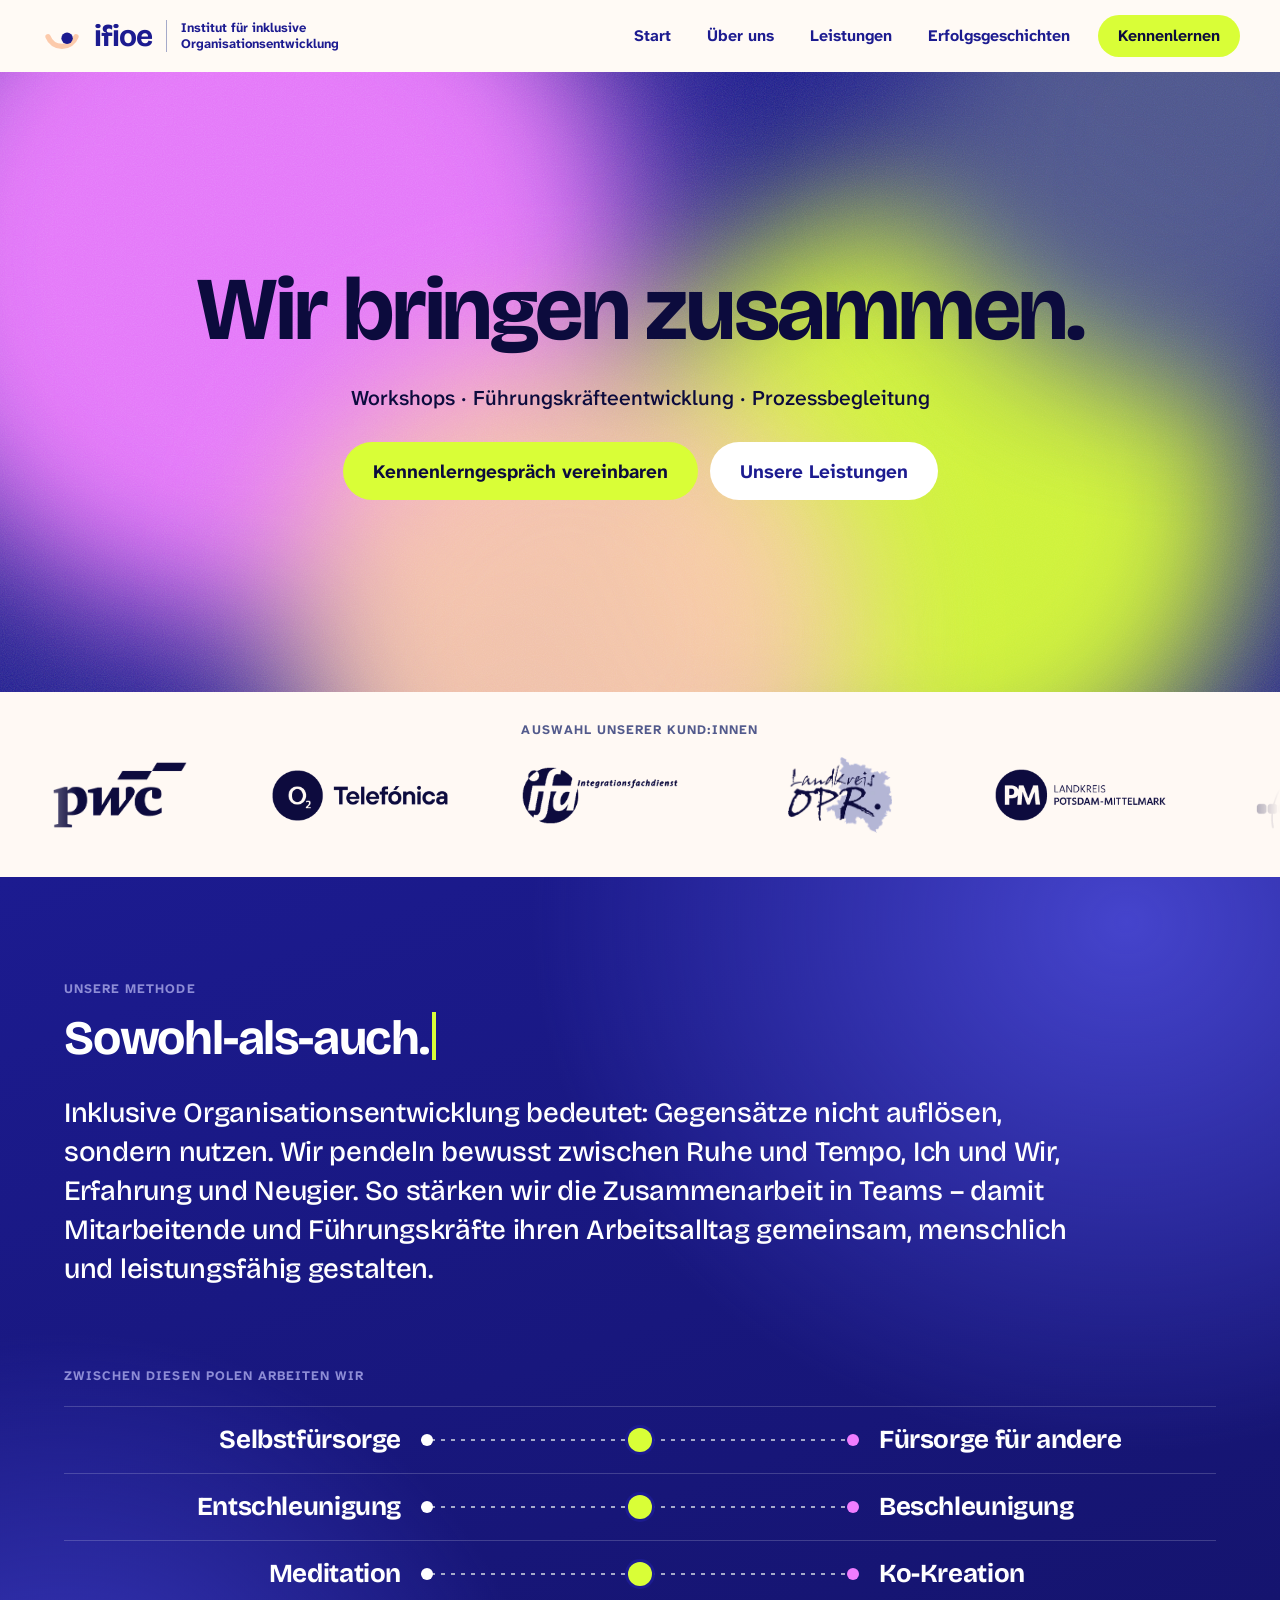
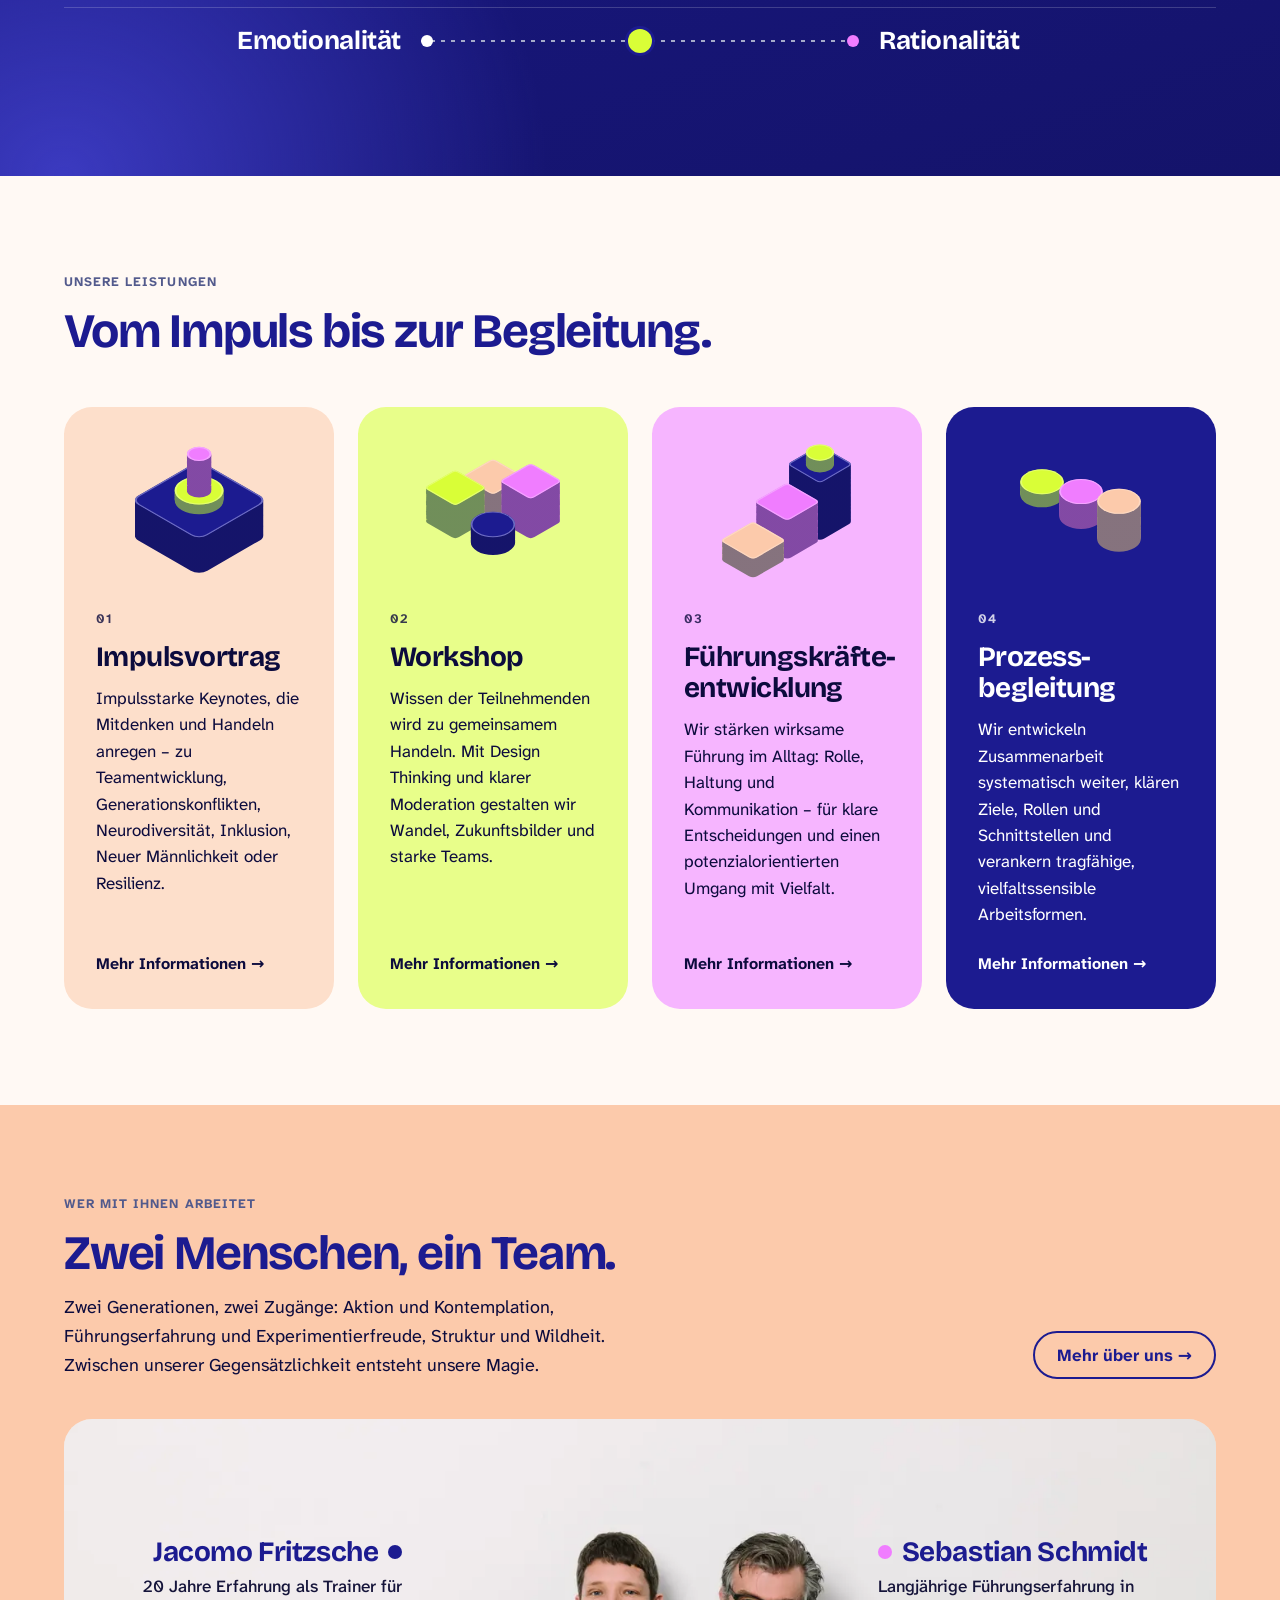
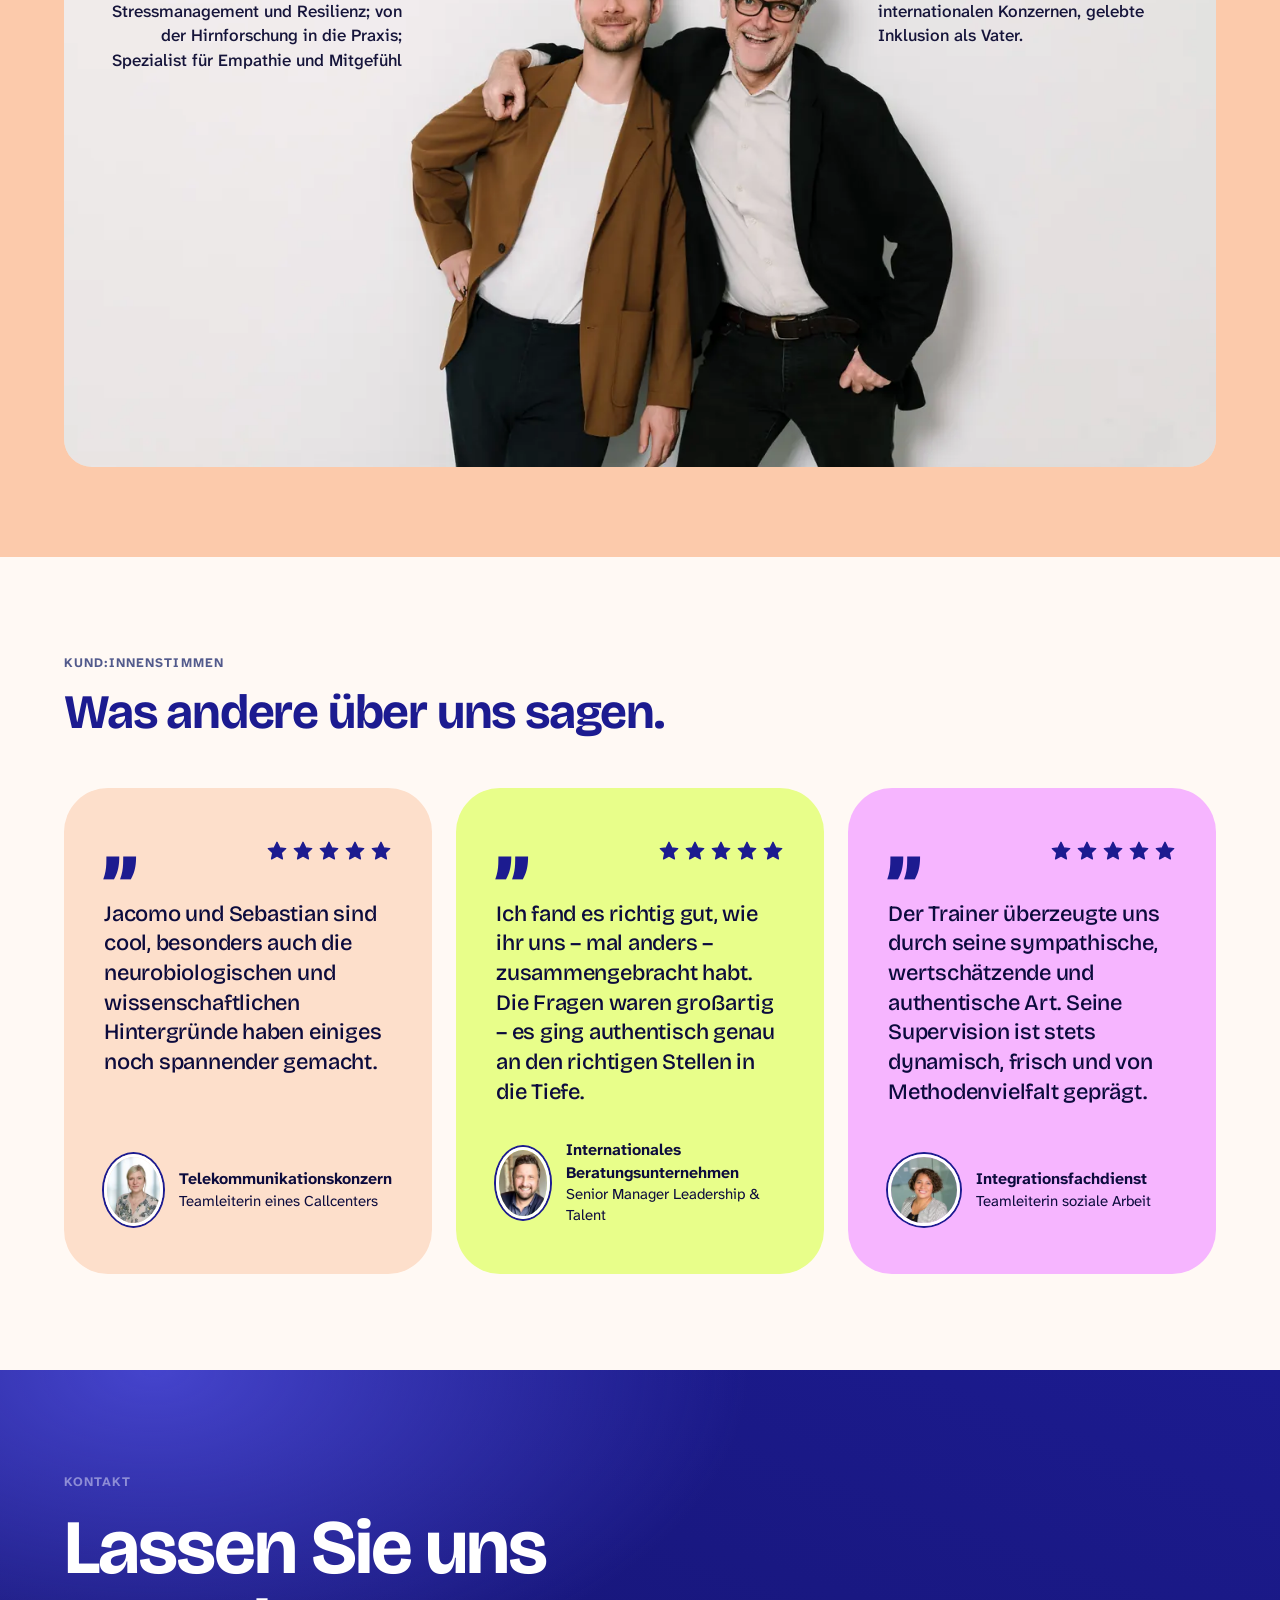
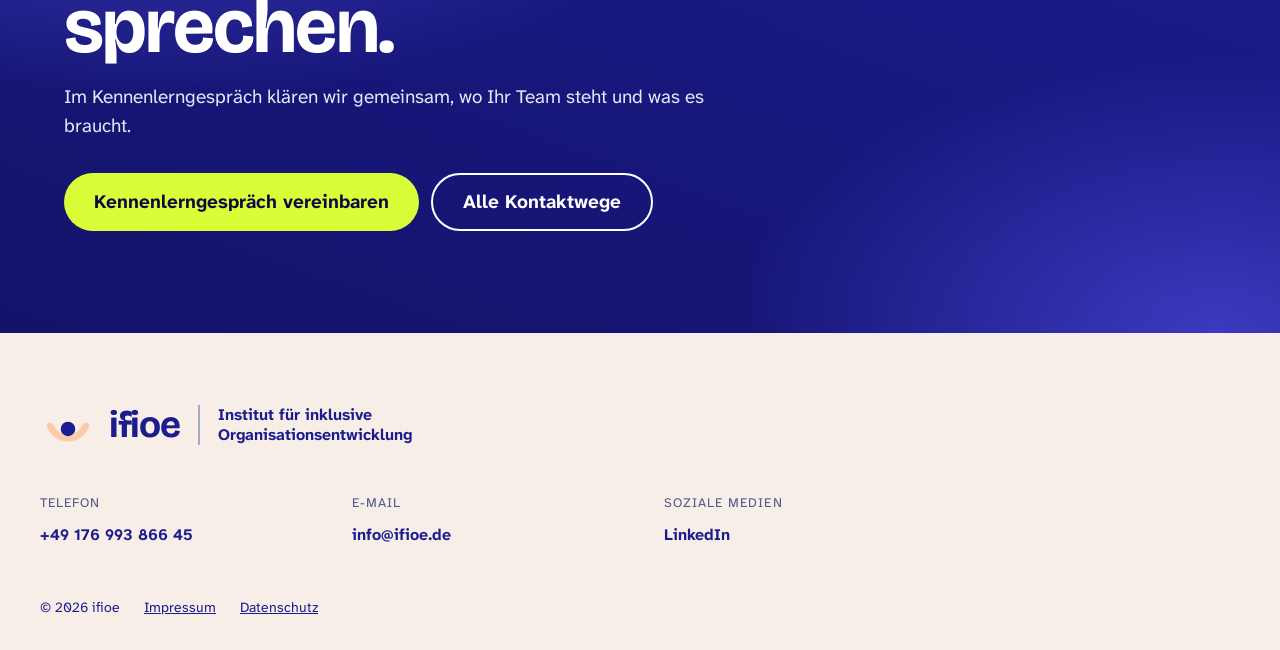
<file: index.html>
<!DOCTYPE html>
<html lang="de">
<head>
<meta charset="utf-8">
<meta name="viewport" content="width=device-width, initial-scale=1, viewport-fit=cover">
<title>ifioe – Institut für inklusive Organisationsentwicklung</title>
<meta name="description" content="Workshops, Führungskräfteentwicklung und Prozessbegleitung: ifioe stärkt Zusammenarbeit in Teams – menschlich, inklusiv und neurowissenschaftlich fundiert.">
<link rel="canonical" href="https://ifioe.de/">
<meta name="theme-color" content="#FFF9F4">
<meta property="og:type" content="website">
<meta property="og:locale" content="de_DE">
<meta property="og:site_name" content="ifioe – Institut für inklusive Organisationsentwicklung">
<meta property="og:title" content="ifioe – Institut für inklusive Organisationsentwicklung">
<meta property="og:description" content="Workshops, Führungskräfteentwicklung und Prozessbegleitung: ifioe stärkt Zusammenarbeit in Teams – menschlich, inklusiv und neurowissenschaftlich fundiert.">
<meta property="og:url" content="https://ifioe.de/">
<meta property="og:image" content="https://ifioe.de/og-bild.jpg">
<meta property="og:image:width" content="1200">
<meta property="og:image:height" content="630">
<meta name="twitter:card" content="summary_large_image">
<link rel="icon" href="favicon.svg" type="image/svg+xml">
<link rel="icon" href="favicon-32.png" sizes="32x32" type="image/png">
<link rel="apple-touch-icon" href="apple-touch-icon.png">
<link rel="preload" href="fonts/bricolage-grotesque.woff2" as="font" type="font/woff2" crossorigin>
<link rel="preload" href="fonts/atkinson-hyperlegible-next.woff2" as="font" type="font/woff2" crossorigin>
<link rel="stylesheet" href="css/style.css">
<script>document.documentElement.className+=" js"</script>
<script src="js/main.js" defer></script>
</head>
<body>
<a class="skip" href="#inhalt">Zum Inhalt springen</a>
<div class="site-head">
<header class="site-head__bar">
<a class="brand" href="index.html" aria-label="ifioe – Institut für inklusive Organisationsentwicklung, zur Startseite"><span class="brand__mark"><svg width="44" height="44" viewBox="0 0 100 100" aria-hidden="true" focusable="false" data-logo-anim><path d="M18.2 51.6 A34 34 0 0 0 81.8 51.6" fill="none" stroke="#FCCAAB" stroke-width="12" stroke-linecap="round"/><circle class="ball" cx="50" cy="57" r="13" fill="#1C1B90"/></svg><span class="brand__word">ifioe</span></span><span class="brand__name"><span>Institut für inklusive</span><span>Organisationsentwicklung</span></span></a>
<nav class="nav" aria-label="Hauptmenü"><a href="index.html">Start</a><a href="ueber-uns.html">Über uns</a><a href="leistungen.html">Leistungen</a><a href="erfolgsgeschichten.html">Erfolgsgeschichten</a><a class="nav__cta" href="https://calendly.com/jacomofritzsche/ifioe-kennenlerngespraech" target="_blank" rel="noopener">Kennenlernen</a></nav>
<button type="button" class="menu-btn" aria-expanded="false" aria-controls="mobilmenue" aria-label="Menü öffnen"><svg class="i-open" width="22" height="22" viewBox="0 0 24 24" aria-hidden="true"><path d="M4 7h16M4 12h16M4 17h16" stroke="#fff" stroke-width="2.4" stroke-linecap="round"/></svg><svg class="i-close" style="display:none" width="22" height="22" viewBox="0 0 24 24" aria-hidden="true"><path d="M6 6l12 12M18 6L6 18" stroke="#fff" stroke-width="2.4" stroke-linecap="round"/></svg></button>
</header>
<nav class="mnav" id="mobilmenue" aria-label="Mobiles Menü"><a href="index.html" aria-current="page">Start</a><a href="ueber-uns.html">Über uns</a><a href="leistungen.html">Leistungen</a><a href="erfolgsgeschichten.html">Erfolgsgeschichten</a><a href="kontakt.html">Kontakt</a><a class="btn btn--lime" href="https://calendly.com/jacomofritzsche/ifioe-kennenlerngespraech" target="_blank" rel="noopener">Kennenlernen</a></nav>
</div>
<main id="inhalt">
<section class="hero" aria-label="Willkommen"><div class="mix mix--brand "><div class="mix__blobs" aria-hidden="true"><div class="mix__blob"></div><div class="mix__blob"></div><div class="mix__blob"></div><div class="mix__blob"></div><div class="mix__cursor"></div><div class="mix__grain"></div></div><div class="mix__content"><div class="hero__inner"><h1 aria-label="Wir bringen zusammen."><span class="assemble" aria-hidden="true"><span class="from-left">Wir</span> <span class="from-right">bringen</span> <span class="from-left">zusammen.</span></span></h1><p class="hero__sub"><span class="nw">Workshops ·</span> <span class="nw">Führungskräfteentwicklung ·</span> <span class="nw">Prozessbegleitung</span></p><div class="btn-row"><a class="btn btn--lime" href="mailto:info@ifioe.de">Kennenlerngespräch vereinbaren</a><a class="btn btn--white" href="leistungen.html">Unsere Leistungen</a></div></div></div></div></section><section class="logos" aria-label="Kund:innen"><div class="wrap eyebrow">Auswahl unserer Kund:innen</div><div class="marquee"><div class="marquee__track"><div class="marquee__item"><picture><source type="image/webp" srcset="bilder/logos/42780583.webp"><img src="bilder/logos/42780583.png" width="136" height="66" style="width:136px;height:66px" alt="Kundenlogo" loading="lazy" decoding="async"></picture></div><div class="marquee__item"><picture><source type="image/webp" srcset="bilder/logos/0fa2449b.webp"><img src="bilder/logos/0fa2449b.png" width="176" height="51" style="width:176px;height:51px" alt="Kundenlogo" loading="lazy" decoding="async"></picture></div><div class="marquee__item"><picture><source type="image/webp" srcset="bilder/logos/b6c5b4f5.webp"><img src="bilder/logos/b6c5b4f5.png" width="157" height="57" style="width:157px;height:57px" alt="Kundenlogo" loading="lazy" decoding="async"></picture></div><div class="marquee__item"><picture><source type="image/webp" srcset="bilder/logos/opr.webp"><img src="bilder/logos/opr.png" width="105" height="76" style="width:105px;height:76px" alt="Kundenlogo" loading="lazy" decoding="async"></picture></div><div class="marquee__item"><picture><source type="image/webp" srcset="bilder/logos/f6c396aa.webp"><img src="bilder/logos/f6c396aa.png" width="171" height="53" style="width:171px;height:53px" alt="Kundenlogo" loading="lazy" decoding="async"></picture></div><div class="marquee__item"><picture><source type="image/webp" srcset="bilder/logos/a66264f9.webp"><img src="bilder/logos/a66264f9.png" width="130" height="69" style="width:130px;height:69px" alt="Kundenlogo" loading="lazy" decoding="async"></picture></div><div class="marquee__item"><picture><source type="image/webp" srcset="bilder/logos/sfbb.webp"><img src="bilder/logos/sfbb.png" width="125" height="72" style="width:125px;height:72px" alt="Kundenlogo" loading="lazy" decoding="async"></picture></div><div class="marquee__item" aria-hidden="true"><picture><source type="image/webp" srcset="bilder/logos/42780583.webp"><img src="bilder/logos/42780583.png" width="136" height="66" style="width:136px;height:66px" alt="" loading="lazy" decoding="async"></picture></div><div class="marquee__item" aria-hidden="true"><picture><source type="image/webp" srcset="bilder/logos/0fa2449b.webp"><img src="bilder/logos/0fa2449b.png" width="176" height="51" style="width:176px;height:51px" alt="" loading="lazy" decoding="async"></picture></div><div class="marquee__item" aria-hidden="true"><picture><source type="image/webp" srcset="bilder/logos/b6c5b4f5.webp"><img src="bilder/logos/b6c5b4f5.png" width="157" height="57" style="width:157px;height:57px" alt="" loading="lazy" decoding="async"></picture></div><div class="marquee__item" aria-hidden="true"><picture><source type="image/webp" srcset="bilder/logos/opr.webp"><img src="bilder/logos/opr.png" width="105" height="76" style="width:105px;height:76px" alt="" loading="lazy" decoding="async"></picture></div><div class="marquee__item" aria-hidden="true"><picture><source type="image/webp" srcset="bilder/logos/f6c396aa.webp"><img src="bilder/logos/f6c396aa.png" width="171" height="53" style="width:171px;height:53px" alt="" loading="lazy" decoding="async"></picture></div><div class="marquee__item" aria-hidden="true"><picture><source type="image/webp" srcset="bilder/logos/a66264f9.webp"><img src="bilder/logos/a66264f9.png" width="130" height="69" style="width:130px;height:69px" alt="" loading="lazy" decoding="async"></picture></div><div class="marquee__item" aria-hidden="true"><picture><source type="image/webp" srcset="bilder/logos/sfbb.webp"><img src="bilder/logos/sfbb.png" width="125" height="72" style="width:125px;height:72px" alt="" loading="lazy" decoding="async"></picture></div><div class="marquee__item" aria-hidden="true"><picture><source type="image/webp" srcset="bilder/logos/42780583.webp"><img src="bilder/logos/42780583.png" width="136" height="66" style="width:136px;height:66px" alt="" loading="lazy" decoding="async"></picture></div><div class="marquee__item" aria-hidden="true"><picture><source type="image/webp" srcset="bilder/logos/0fa2449b.webp"><img src="bilder/logos/0fa2449b.png" width="176" height="51" style="width:176px;height:51px" alt="" loading="lazy" decoding="async"></picture></div><div class="marquee__item" aria-hidden="true"><picture><source type="image/webp" srcset="bilder/logos/b6c5b4f5.webp"><img src="bilder/logos/b6c5b4f5.png" width="157" height="57" style="width:157px;height:57px" alt="" loading="lazy" decoding="async"></picture></div><div class="marquee__item" aria-hidden="true"><picture><source type="image/webp" srcset="bilder/logos/opr.webp"><img src="bilder/logos/opr.png" width="105" height="76" style="width:105px;height:76px" alt="" loading="lazy" decoding="async"></picture></div><div class="marquee__item" aria-hidden="true"><picture><source type="image/webp" srcset="bilder/logos/f6c396aa.webp"><img src="bilder/logos/f6c396aa.png" width="171" height="53" style="width:171px;height:53px" alt="" loading="lazy" decoding="async"></picture></div><div class="marquee__item" aria-hidden="true"><picture><source type="image/webp" srcset="bilder/logos/a66264f9.webp"><img src="bilder/logos/a66264f9.png" width="130" height="69" style="width:130px;height:69px" alt="" loading="lazy" decoding="async"></picture></div><div class="marquee__item" aria-hidden="true"><picture><source type="image/webp" srcset="bilder/logos/sfbb.webp"><img src="bilder/logos/sfbb.png" width="125" height="72" style="width:125px;height:72px" alt="" loading="lazy" decoding="async"></picture></div><div class="marquee__item" aria-hidden="true"><picture><source type="image/webp" srcset="bilder/logos/42780583.webp"><img src="bilder/logos/42780583.png" width="136" height="66" style="width:136px;height:66px" alt="" loading="lazy" decoding="async"></picture></div><div class="marquee__item" aria-hidden="true"><picture><source type="image/webp" srcset="bilder/logos/0fa2449b.webp"><img src="bilder/logos/0fa2449b.png" width="176" height="51" style="width:176px;height:51px" alt="" loading="lazy" decoding="async"></picture></div><div class="marquee__item" aria-hidden="true"><picture><source type="image/webp" srcset="bilder/logos/b6c5b4f5.webp"><img src="bilder/logos/b6c5b4f5.png" width="157" height="57" style="width:157px;height:57px" alt="" loading="lazy" decoding="async"></picture></div><div class="marquee__item" aria-hidden="true"><picture><source type="image/webp" srcset="bilder/logos/opr.webp"><img src="bilder/logos/opr.png" width="105" height="76" style="width:105px;height:76px" alt="" loading="lazy" decoding="async"></picture></div><div class="marquee__item" aria-hidden="true"><picture><source type="image/webp" srcset="bilder/logos/f6c396aa.webp"><img src="bilder/logos/f6c396aa.png" width="171" height="53" style="width:171px;height:53px" alt="" loading="lazy" decoding="async"></picture></div><div class="marquee__item" aria-hidden="true"><picture><source type="image/webp" srcset="bilder/logos/a66264f9.webp"><img src="bilder/logos/a66264f9.png" width="130" height="69" style="width:130px;height:69px" alt="" loading="lazy" decoding="async"></picture></div><div class="marquee__item" aria-hidden="true"><picture><source type="image/webp" srcset="bilder/logos/sfbb.webp"><img src="bilder/logos/sfbb.png" width="125" height="72" style="width:125px;height:72px" alt="" loading="lazy" decoding="async"></picture></div></div></div></section><section class="method" aria-labelledby="methode-h">
<div class="wrap method__inner">
<div class="stack g12"><div class="eyebrow eyebrow--light">Unsere Methode</div>
<h2 class="h2" id="methode-h"><span class="tw" data-typewriter="Sowohl-als-auch."><span class="tw__ghost" aria-hidden="true">Sowohl-als-auch.</span><span class="tw__live" aria-hidden="true"><span class="tw__text">Sowohl-als-auch.</span><span class="tw__cursor"></span></span><span class="skip-sr" style="position:absolute;width:1px;height:1px;overflow:hidden;clip:rect(0 0 0 0)">Sowohl-als-auch.</span></span></h2></div>
<p class="method__text">Inklusive Organisationsentwicklung bedeutet: Gegensätze nicht auflösen, sondern nutzen. Wir pendeln bewusst zwischen Ruhe und Tempo, Ich und Wir, Erfahrung und Neugier. So stärken wir die Zusammenarbeit in Teams – damit Mitarbeitende und Führungskräfte ihren Arbeitsalltag gemeinsam, menschlich und leistungsfähig gestalten.</p>
<div><div class="eyebrow eyebrow--light poles__head">Zwischen diesen Polen arbeiten wir</div><div class="pole"><span class="pole__l">Selbstfürsorge</span><div class="track"><div class="track__line"></div><div class="track__end track__end--l"></div><div class="track__end track__end--r"></div><div class="track__run" style="animation-delay:-0.00s"><div class="track__dot"></div></div></div><span class="pole__r">Fürsorge für andere</span></div><div class="pole"><span class="pole__l">Entschleunigung</span><div class="track"><div class="track__line"></div><div class="track__end track__end--l"></div><div class="track__end track__end--r"></div><div class="track__run" style="animation-delay:-1.78s"><div class="track__dot"></div></div></div><span class="pole__r">Beschleunigung</span></div><div class="pole"><span class="pole__l">Meditation</span><div class="track"><div class="track__line"></div><div class="track__end track__end--l"></div><div class="track__end track__end--r"></div><div class="track__run" style="animation-delay:-3.44s"><div class="track__dot"></div></div></div><span class="pole__r">Ko-Kreation</span></div><div class="pole"><span class="pole__l">Emotionalität</span><div class="track"><div class="track__line"></div><div class="track__end track__end--l"></div><div class="track__end track__end--r"></div><div class="track__run" style="animation-delay:-5.00s"><div class="track__dot"></div></div></div><span class="pole__r">Rationalität</span></div></div>
</div></section><section class="wrap services" aria-labelledby="leistungen-h">
<div class="stack g12"><div class="eyebrow">Unsere Leistungen</div><h2 class="h2" id="leistungen-h">Vom Impuls bis zur Begleitung.</h2></div>
<div class="cards"><a class="card" href="leistungen.html#vortraege" style="background:#FDDFCB;color:#0C0B3D">
<div class="card__icon"><div data-iso="vortrag" data-size="150"></div></div>
<div class="card__body"><div class="card__n">01</div><h3 class="card__title">Impulsvortrag</h3><p class="card__text">Impulsstarke Keynotes, die Mitdenken und Handeln anregen – zu Teamentwicklung, Generationskonflikten, Neurodiversität, Inklusion, Neuer Männlichkeit oder Resilienz.</p><div class="card__more">Mehr Informationen →</div></div></a><a class="card" href="leistungen.html#workshop" style="background:#E8FE8A;color:#0C0B3D">
<div class="card__icon"><div data-iso="workshop" data-size="150"></div></div>
<div class="card__body"><div class="card__n">02</div><h3 class="card__title">Workshop</h3><p class="card__text">Wissen der Teilnehmenden wird zu gemeinsamem Handeln. Mit Design Thinking und klarer Moderation gestalten wir Wandel, Zukunftsbilder und starke Teams.</p><div class="card__more">Mehr Informationen →</div></div></a><a class="card" href="leistungen.html#fuehrung" style="background:#F6B5FF;color:#0C0B3D">
<div class="card__icon"><div data-iso="fuehrung" data-size="150"></div></div>
<div class="card__body"><div class="card__n">03</div><h3 class="card__title">Führungskräfte&shy;entwicklung</h3><p class="card__text">Wir stärken wirksame Führung im Alltag: Rolle, Haltung und Kommunikation – für klare Entscheidungen und einen potenzialorientierten Umgang mit Vielfalt.</p><div class="card__more">Mehr Informationen →</div></div></a><a class="card" href="leistungen.html#prozess" style="background:#1C1B90;color:#FFFFFF">
<div class="card__icon"><div data-iso="prozess" data-size="150"></div></div>
<div class="card__body"><div class="card__n">04</div><h3 class="card__title">Prozess&shy;begleitung</h3><p class="card__text">Wir entwickeln Zusammenarbeit systematisch weiter, klären Ziele, Rollen und Schnittstellen und verankern tragfähige, vielfaltssensible Arbeitsformen.</p><div class="card__more">Mehr Informationen →</div></div></a></div></section><section class="team" aria-labelledby="team-h">
<div class="wrap team__inner">
<div class="team__head"><div class="team__lead stack g12"><div class="eyebrow">Wer mit Ihnen arbeitet</div><h2 class="h2" id="team-h">Zwei Menschen, ein Team.</h2>
<p>Zwei Generationen, zwei Zugänge: Aktion und Kontemplation, Führungserfahrung und Experimentierfreude, Struktur und Wildheit. Zwischen unserer Gegensätzlichkeit entsteht unsere Magie.</p></div>
<a class="btn btn--outline btn--sm" href="ueber-uns.html">Mehr über uns →</a></div>
<figure class="team__fig"><div class="team__photo"><picture><source type="image/webp" srcset="bilder/team/team-800.webp 800w, bilder/team/team-1400.webp 1400w, bilder/team/team-2200.webp 2200w" sizes="(max-width: 1248px) 100vw, 1152px"><img src="bilder/team/team-800.jpg" srcset="bilder/team/team-800.jpg 800w, bilder/team/team-1400.jpg 1400w, bilder/team/team-2200.jpg 2200w" sizes="(max-width: 1248px) 100vw, 1152px" width="2200" height="1238" alt="Jacomo Fritzsche und Sebastian Schmidt" loading="lazy" decoding="async"></picture></div>
<div class="team__people">
<div class="team__who team__who--l fly fly--l"><div class="team__name"><i style="background:#1C1B90"></i><b>Jacomo Fritzsche</b></div><span>20 Jahre Erfahrung als Trainer für Stressmanagement und Resilienz; von der Hirnforschung in die Praxis; Spezialist für Empathie und Mitgefühl</span></div>
<div class="team__who team__who--r fly fly--r"><div class="team__name"><i style="background:#F07DFF"></i><b>Sebastian Schmidt</b></div><span>Langjährige Führungserfahrung in internationalen Konzernen, gelebte Inklusion als Vater.</span></div>
</div></figure>
</div></section><section class="wrap quotes" aria-labelledby="stimmen-h">
<div class="stack g12"><div class="eyebrow">Kund:innenstimmen</div><h2 class="h2" id="stimmen-h">Was andere über uns sagen.</h2></div>
<div class="quote-grid"><figure class="quote" style="background:#FDDFCB">
<div class="quote__top"><div class="quote__mark" aria-hidden="true">„</div><div class="quote__stars" role="img" aria-label="5 von 5 Sternen"><svg width="22" height="22" viewBox="0 0 24 24" aria-hidden="true"><path d="M12 2.5l2.9 6.1 6.6.8-4.9 4.6 1.3 6.6L12 17.3l-5.9 3.3 1.3-6.6-4.9-4.6 6.6-.8z" fill="#1C1B90" stroke="#1C1B90" stroke-width="1.5" stroke-linejoin="round"/></svg><svg width="22" height="22" viewBox="0 0 24 24" aria-hidden="true"><path d="M12 2.5l2.9 6.1 6.6.8-4.9 4.6 1.3 6.6L12 17.3l-5.9 3.3 1.3-6.6-4.9-4.6 6.6-.8z" fill="#1C1B90" stroke="#1C1B90" stroke-width="1.5" stroke-linejoin="round"/></svg><svg width="22" height="22" viewBox="0 0 24 24" aria-hidden="true"><path d="M12 2.5l2.9 6.1 6.6.8-4.9 4.6 1.3 6.6L12 17.3l-5.9 3.3 1.3-6.6-4.9-4.6 6.6-.8z" fill="#1C1B90" stroke="#1C1B90" stroke-width="1.5" stroke-linejoin="round"/></svg><svg width="22" height="22" viewBox="0 0 24 24" aria-hidden="true"><path d="M12 2.5l2.9 6.1 6.6.8-4.9 4.6 1.3 6.6L12 17.3l-5.9 3.3 1.3-6.6-4.9-4.6 6.6-.8z" fill="#1C1B90" stroke="#1C1B90" stroke-width="1.5" stroke-linejoin="round"/></svg><svg width="22" height="22" viewBox="0 0 24 24" aria-hidden="true"><path d="M12 2.5l2.9 6.1 6.6.8-4.9 4.6 1.3 6.6L12 17.3l-5.9 3.3 1.3-6.6-4.9-4.6 6.6-.8z" fill="#1C1B90" stroke="#1C1B90" stroke-width="1.5" stroke-linejoin="round"/></svg></div></div>
<blockquote>Jacomo und Sebastian sind cool, besonders auch die neurobiologischen und wissenschaftlichen Hintergründe haben einiges noch spannender gemacht.</blockquote>
<figcaption><picture><source type="image/webp" srcset="bilder/kunden/kundin-blond-160.webp"><img src="bilder/kunden/kundin-blond-160.jpg" width="72" height="72" alt="" loading="lazy" decoding="async"></picture><span><b>Telekommunikationskonzern</b>Teamleiterin eines Callcenters</span></figcaption></figure><figure class="quote" style="background:#E8FE8A">
<div class="quote__top"><div class="quote__mark" aria-hidden="true">„</div><div class="quote__stars" role="img" aria-label="5 von 5 Sternen"><svg width="22" height="22" viewBox="0 0 24 24" aria-hidden="true"><path d="M12 2.5l2.9 6.1 6.6.8-4.9 4.6 1.3 6.6L12 17.3l-5.9 3.3 1.3-6.6-4.9-4.6 6.6-.8z" fill="#1C1B90" stroke="#1C1B90" stroke-width="1.5" stroke-linejoin="round"/></svg><svg width="22" height="22" viewBox="0 0 24 24" aria-hidden="true"><path d="M12 2.5l2.9 6.1 6.6.8-4.9 4.6 1.3 6.6L12 17.3l-5.9 3.3 1.3-6.6-4.9-4.6 6.6-.8z" fill="#1C1B90" stroke="#1C1B90" stroke-width="1.5" stroke-linejoin="round"/></svg><svg width="22" height="22" viewBox="0 0 24 24" aria-hidden="true"><path d="M12 2.5l2.9 6.1 6.6.8-4.9 4.6 1.3 6.6L12 17.3l-5.9 3.3 1.3-6.6-4.9-4.6 6.6-.8z" fill="#1C1B90" stroke="#1C1B90" stroke-width="1.5" stroke-linejoin="round"/></svg><svg width="22" height="22" viewBox="0 0 24 24" aria-hidden="true"><path d="M12 2.5l2.9 6.1 6.6.8-4.9 4.6 1.3 6.6L12 17.3l-5.9 3.3 1.3-6.6-4.9-4.6 6.6-.8z" fill="#1C1B90" stroke="#1C1B90" stroke-width="1.5" stroke-linejoin="round"/></svg><svg width="22" height="22" viewBox="0 0 24 24" aria-hidden="true"><path d="M12 2.5l2.9 6.1 6.6.8-4.9 4.6 1.3 6.6L12 17.3l-5.9 3.3 1.3-6.6-4.9-4.6 6.6-.8z" fill="#1C1B90" stroke="#1C1B90" stroke-width="1.5" stroke-linejoin="round"/></svg></div></div>
<blockquote>Ich fand es richtig gut, wie ihr uns – mal anders – zusammengebracht habt. Die Fragen waren großartig – es ging authentisch genau an den richtigen Stellen in die Tiefe.</blockquote>
<figcaption><picture><source type="image/webp" srcset="bilder/kunden/kunde-bart-160.webp"><img src="bilder/kunden/kunde-bart-160.jpg" width="72" height="72" alt="" loading="lazy" decoding="async"></picture><span><b>Internationales Beratungsunternehmen</b>Senior Manager Leadership &amp; Talent</span></figcaption></figure><figure class="quote" style="background:#F6B5FF">
<div class="quote__top"><div class="quote__mark" aria-hidden="true">„</div><div class="quote__stars" role="img" aria-label="5 von 5 Sternen"><svg width="22" height="22" viewBox="0 0 24 24" aria-hidden="true"><path d="M12 2.5l2.9 6.1 6.6.8-4.9 4.6 1.3 6.6L12 17.3l-5.9 3.3 1.3-6.6-4.9-4.6 6.6-.8z" fill="#1C1B90" stroke="#1C1B90" stroke-width="1.5" stroke-linejoin="round"/></svg><svg width="22" height="22" viewBox="0 0 24 24" aria-hidden="true"><path d="M12 2.5l2.9 6.1 6.6.8-4.9 4.6 1.3 6.6L12 17.3l-5.9 3.3 1.3-6.6-4.9-4.6 6.6-.8z" fill="#1C1B90" stroke="#1C1B90" stroke-width="1.5" stroke-linejoin="round"/></svg><svg width="22" height="22" viewBox="0 0 24 24" aria-hidden="true"><path d="M12 2.5l2.9 6.1 6.6.8-4.9 4.6 1.3 6.6L12 17.3l-5.9 3.3 1.3-6.6-4.9-4.6 6.6-.8z" fill="#1C1B90" stroke="#1C1B90" stroke-width="1.5" stroke-linejoin="round"/></svg><svg width="22" height="22" viewBox="0 0 24 24" aria-hidden="true"><path d="M12 2.5l2.9 6.1 6.6.8-4.9 4.6 1.3 6.6L12 17.3l-5.9 3.3 1.3-6.6-4.9-4.6 6.6-.8z" fill="#1C1B90" stroke="#1C1B90" stroke-width="1.5" stroke-linejoin="round"/></svg><svg width="22" height="22" viewBox="0 0 24 24" aria-hidden="true"><path d="M12 2.5l2.9 6.1 6.6.8-4.9 4.6 1.3 6.6L12 17.3l-5.9 3.3 1.3-6.6-4.9-4.6 6.6-.8z" fill="#1C1B90" stroke="#1C1B90" stroke-width="1.5" stroke-linejoin="round"/></svg></div></div>
<blockquote>Der Trainer überzeugte uns durch seine sympathische, wertschätzende und authentische Art. Seine Supervision ist stets dynamisch, frisch und von Methodenvielfalt geprägt.</blockquote>
<figcaption><picture><source type="image/webp" srcset="bilder/kunden/kundin-locken-160.webp"><img src="bilder/kunden/kundin-locken-160.jpg" width="72" height="72" alt="" loading="lazy" decoding="async"></picture><span><b>Integrationsfachdienst</b>Teamleiterin soziale Arbeit</span></figcaption></figure></div></section><section class="cta-band" aria-labelledby="kontakt-h"><div class="wrap cta-band__inner">
<div class="stack g16" style="max-width:680px"><div class="eyebrow eyebrow--light">Kontakt</div><h2 id="kontakt-h">Lassen Sie uns sprechen.</h2><p>Im Kennenlerngespräch klären wir gemeinsam, wo Ihr Team steht und was es braucht.</p></div>
<div class="btn-row"><a class="btn btn--lime" href="mailto:info@ifioe.de">Kennenlerngespräch vereinbaren</a><a class="btn btn--ghost-light" href="kontakt.html">Alle Kontaktwege</a></div></div></section></main>
<footer class="site-foot">
<div class="site-foot__grid">
<div class="site-foot__brand" role="img" aria-label="ifioe – Institut für inklusive Organisationsentwicklung"><span class="brand__mark"><svg width="56" height="56" viewBox="0 0 100 100" aria-hidden="true" focusable="false"><path d="M18.2 51.6 A34 34 0 0 0 81.8 51.6" fill="none" stroke="#FCCAAB" stroke-width="12" stroke-linecap="round"/><circle class="ball" cx="50" cy="57" r="13" fill="#1C1B90"/></svg><span class="brand__word">ifioe</span></span><span class="brand__name"><span>Institut für inklusive</span><span>Organisationsentwicklung</span></span></div>
<div class="site-foot__col"><div class="k">Telefon</div><a href="tel:+4917699386645">+49 176 993 866 45</a></div>
<div class="site-foot__col"><div class="k">E-Mail</div><a href="mailto:info@ifioe.de">info@ifioe.de</a></div>
<div class="site-foot__col"><div class="k">Soziale Medien</div><a href="https://www.linkedin.com/company/103251415/" target="_blank" rel="noopener">LinkedIn</a></div>
</div>
<div class="site-foot__legal"><span>© 2026 ifioe</span><a href="impressum.html">Impressum</a><a href="impressum.html#datenschutz">Datenschutz</a></div>
</footer>
</body>
</html>
</file>
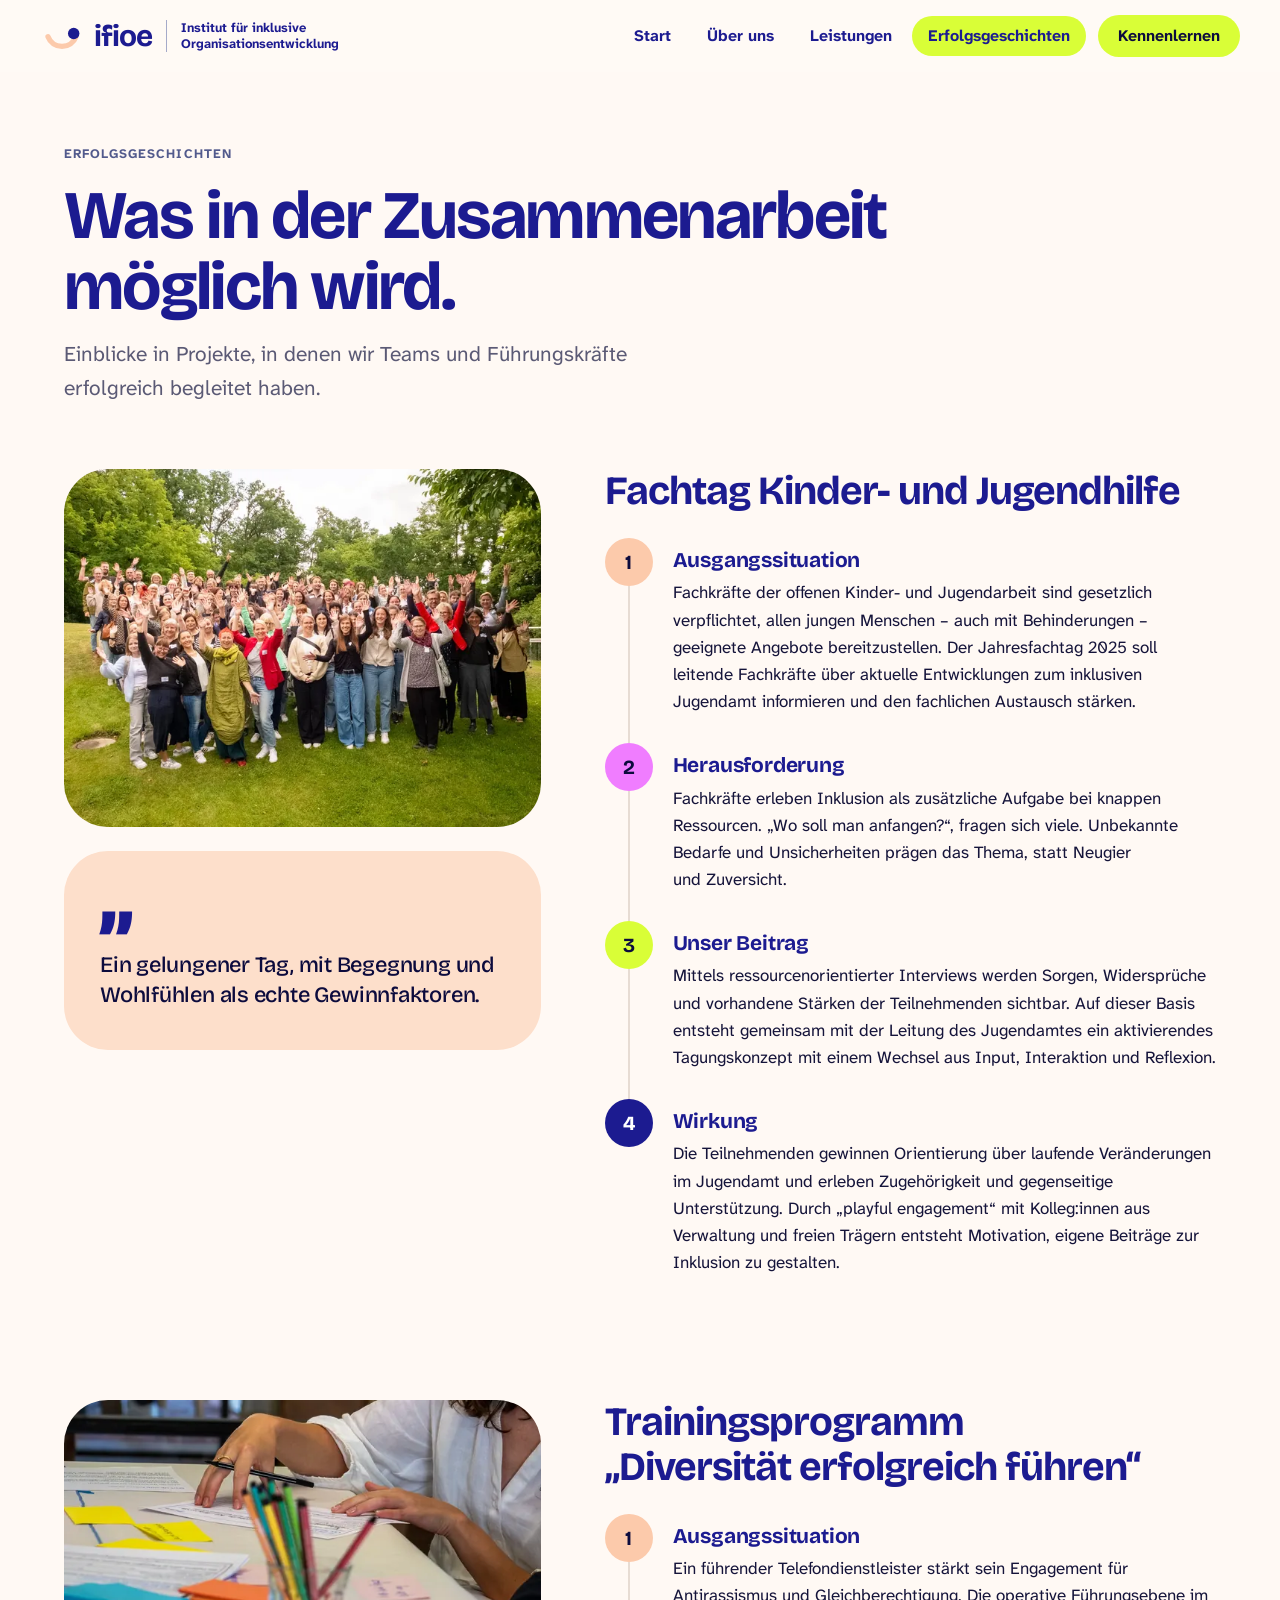
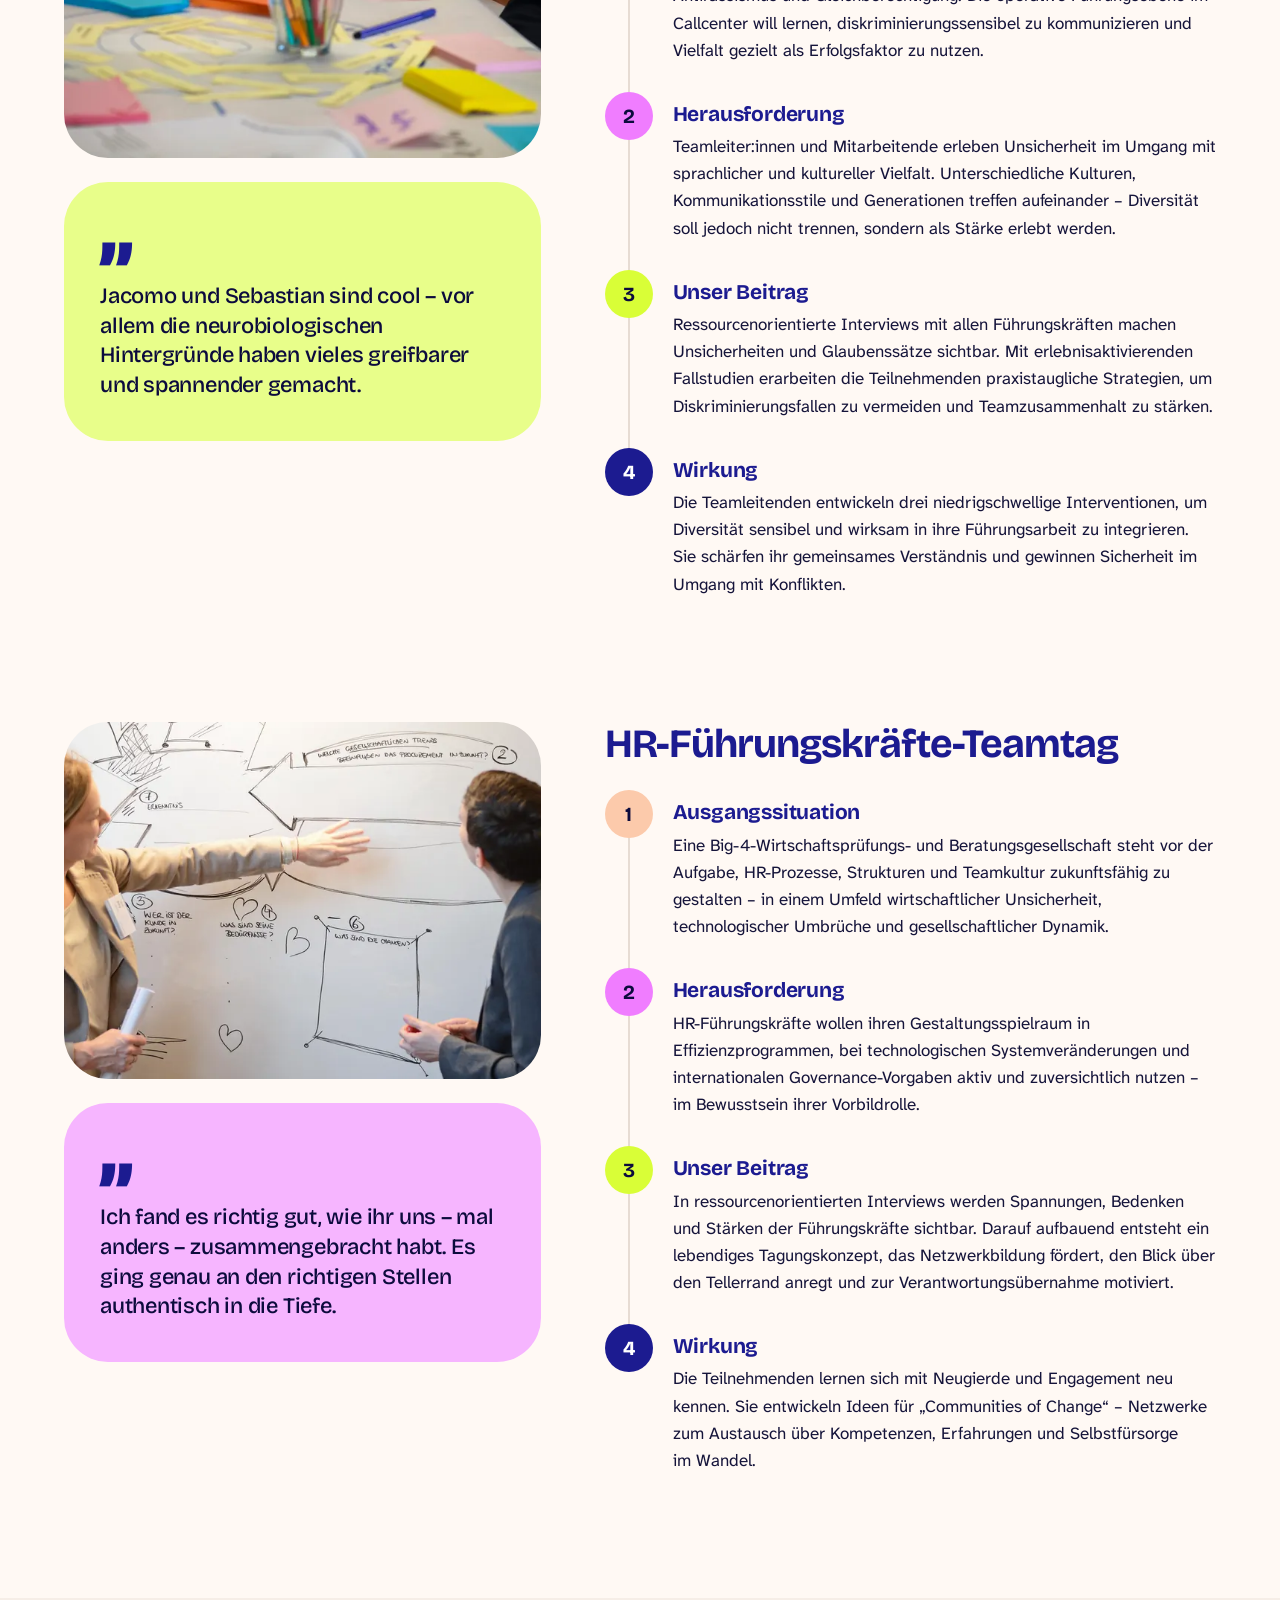
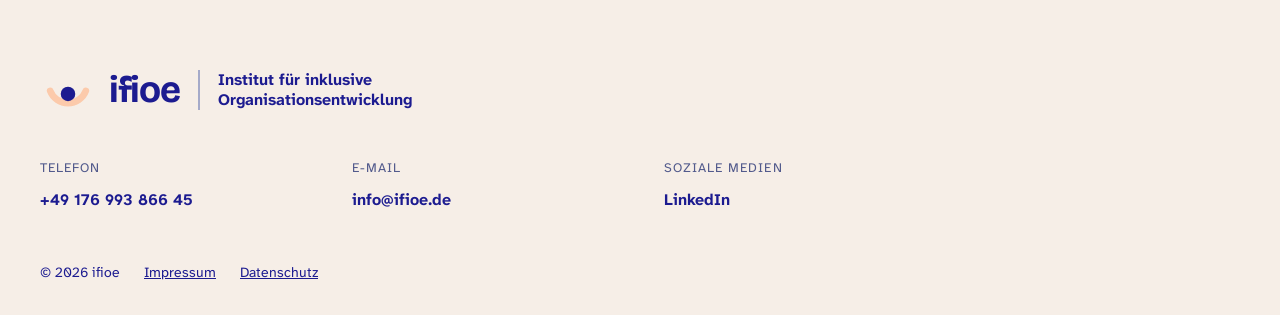
<file: erfolgsgeschichten.html>
<!DOCTYPE html>
<html lang="de">
<head>
<meta charset="utf-8">
<meta name="viewport" content="width=device-width, initial-scale=1, viewport-fit=cover">
<title>Erfolgsgeschichten – ifioe</title>
<meta name="description" content="Einblicke in Projekte, in denen ifioe Teams und Führungskräfte erfolgreich begleitet hat.">
<link rel="canonical" href="https://ifioe.de/erfolgsgeschichten.html">
<meta name="theme-color" content="#FFF9F4">
<meta property="og:type" content="website">
<meta property="og:locale" content="de_DE">
<meta property="og:site_name" content="ifioe – Institut für inklusive Organisationsentwicklung">
<meta property="og:title" content="Erfolgsgeschichten – ifioe">
<meta property="og:description" content="Einblicke in Projekte, in denen ifioe Teams und Führungskräfte erfolgreich begleitet hat.">
<meta property="og:url" content="https://ifioe.de/erfolgsgeschichten.html">
<meta property="og:image" content="https://ifioe.de/og-bild.jpg">
<meta property="og:image:width" content="1200">
<meta property="og:image:height" content="630">
<meta name="twitter:card" content="summary_large_image">
<link rel="icon" href="favicon.svg" type="image/svg+xml">
<link rel="icon" href="favicon-32.png" sizes="32x32" type="image/png">
<link rel="apple-touch-icon" href="apple-touch-icon.png">
<link rel="preload" href="fonts/bricolage-grotesque.woff2" as="font" type="font/woff2" crossorigin>
<link rel="preload" href="fonts/atkinson-hyperlegible-next.woff2" as="font" type="font/woff2" crossorigin>
<link rel="stylesheet" href="css/style.css">
<script>document.documentElement.className+=" js"</script>
<script src="js/main.js" defer></script>
</head>
<body>
<a class="skip" href="#inhalt">Zum Inhalt springen</a>
<div class="site-head">
<header class="site-head__bar">
<a class="brand" href="index.html" aria-label="ifioe – Institut für inklusive Organisationsentwicklung, zur Startseite"><span class="brand__mark"><svg width="44" height="44" viewBox="0 0 100 100" aria-hidden="true" focusable="false" data-logo-anim><path d="M18.2 51.6 A34 34 0 0 0 81.8 51.6" fill="none" stroke="#FCCAAB" stroke-width="12" stroke-linecap="round"/><circle class="ball" cx="50" cy="57" r="13" fill="#1C1B90"/></svg><span class="brand__word">ifioe</span></span><span class="brand__name"><span>Institut für inklusive</span><span>Organisationsentwicklung</span></span></a>
<nav class="nav" aria-label="Hauptmenü"><a href="index.html">Start</a><a href="ueber-uns.html">Über uns</a><a href="leistungen.html">Leistungen</a><a href="erfolgsgeschichten.html" aria-current="page">Erfolgsgeschichten</a><a class="nav__cta" href="https://calendly.com/jacomofritzsche/ifioe-kennenlerngespraech" target="_blank" rel="noopener">Kennenlernen</a></nav>
<button type="button" class="menu-btn" aria-expanded="false" aria-controls="mobilmenue" aria-label="Menü öffnen"><svg class="i-open" width="22" height="22" viewBox="0 0 24 24" aria-hidden="true"><path d="M4 7h16M4 12h16M4 17h16" stroke="#fff" stroke-width="2.4" stroke-linecap="round"/></svg><svg class="i-close" style="display:none" width="22" height="22" viewBox="0 0 24 24" aria-hidden="true"><path d="M6 6l12 12M18 6L6 18" stroke="#fff" stroke-width="2.4" stroke-linecap="round"/></svg></button>
</header>
<nav class="mnav" id="mobilmenue" aria-label="Mobiles Menü"><a href="index.html">Start</a><a href="ueber-uns.html">Über uns</a><a href="leistungen.html">Leistungen</a><a href="erfolgsgeschichten.html" aria-current="page">Erfolgsgeschichten</a><a href="kontakt.html">Kontakt</a><a class="btn btn--lime" href="https://calendly.com/jacomofritzsche/ifioe-kennenlerngespraech" target="_blank" rel="noopener">Kennenlernen</a></nav>
</div>
<main id="inhalt">
<section class="wrap page-intro stack g16"><div class="eyebrow">Erfolgsgeschichten</div><h1 class="h1" style="max-width:900px">Was in der Zusammenarbeit möglich wird.</h1>
<p style="max-width:640px;font-size:21px;line-height:1.6;color:#5B5A75">Einblicke in Projekte, in denen wir Teams und Führungskräfte erfolgreich begleitet haben.</p></section><div class="wrap stories"><article class="story">
<div class="story__aside"><picture><source type="image/webp" srcset="bilder/projekte/fachtag-gruppe-640.webp 640w, bilder/projekte/fachtag-gruppe-1100.webp 1100w" sizes="(max-width: 760px) 92vw, 470px"><img src="bilder/projekte/fachtag-gruppe-640.jpg" srcset="bilder/projekte/fachtag-gruppe-640.jpg 640w, bilder/projekte/fachtag-gruppe-1100.jpg 1100w" sizes="(max-width: 760px) 92vw, 470px" width="1100" height="825" alt="" loading="lazy" decoding="async"></picture>
<figure class="story__quote" style="background:#FDDFCB"><div class="quote__mark" aria-hidden="true">„</div><blockquote>Ein gelungener Tag, mit Begegnung und Wohlfühlen als echte Gewinnfaktoren.</blockquote></figure></div>
<div class="story__main"><h2>Fachtag Kinder- und Jugendhilfe</h2><ol class="steps"><li class="step"><div class="step__rail"><span class="step__n" style="background:#FCCAAB;color:#0C0B3D" aria-hidden="true">1</span><span class="step__line"></span></div><div class="step__body"><h3>Ausgangssituation</h3><p>Fachkräfte der offenen Kinder- und Jugendarbeit sind gesetzlich verpflichtet, allen jungen Menschen – auch mit Behinderungen – geeignete Angebote bereitzustellen. Der Jahresfachtag 2025 soll leitende Fachkräfte über aktuelle Entwicklungen zum inklusiven Jugendamt informieren und den fachlichen Austausch stärken.</p></div></li><li class="step"><div class="step__rail"><span class="step__n" style="background:#F07DFF;color:#0C0B3D" aria-hidden="true">2</span><span class="step__line"></span></div><div class="step__body"><h3>Herausforderung</h3><p>Fachkräfte erleben Inklusion als zusätzliche Aufgabe bei knappen Ressourcen. „Wo soll man anfangen?“, fragen sich viele. Unbekannte Bedarfe und Unsicherheiten prägen das Thema, statt Neugier und Zuversicht.</p></div></li><li class="step"><div class="step__rail"><span class="step__n" style="background:#D9FE37;color:#0C0B3D" aria-hidden="true">3</span><span class="step__line"></span></div><div class="step__body"><h3>Unser Beitrag</h3><p>Mittels ressourcenorientierter Interviews werden Sorgen, Widersprüche und vorhandene Stärken der Teilnehmenden sichtbar. Auf dieser Basis entsteht gemeinsam mit der Leitung des Jugendamtes ein aktivierendes Tagungskonzept mit einem Wechsel aus Input, Interaktion und Reflexion.</p></div></li><li class="step"><div class="step__rail"><span class="step__n" style="background:#1C1B90;color:#FFFFFF" aria-hidden="true">4</span><span class="step__line"></span></div><div class="step__body"><h3>Wirkung</h3><p>Die Teilnehmenden gewinnen Orientierung über laufende Veränderungen im Jugendamt und erleben Zugehörigkeit und gegenseitige Unterstützung. Durch „playful engagement“ mit Kolleg:innen aus Verwaltung und freien Trägern entsteht Motivation, eigene Beiträge zur Inklusion zu gestalten.</p></div></li></ol></div></article><article class="story">
<div class="story__aside"><picture><source type="image/webp" srcset="bilder/projekte/workshop-tisch-640.webp 640w, bilder/projekte/workshop-tisch-1100.webp 1100w" sizes="(max-width: 760px) 92vw, 470px"><img src="bilder/projekte/workshop-tisch-640.jpg" srcset="bilder/projekte/workshop-tisch-640.jpg 640w, bilder/projekte/workshop-tisch-1100.jpg 1100w" sizes="(max-width: 760px) 92vw, 470px" width="1100" height="825" alt="" loading="lazy" decoding="async"></picture>
<figure class="story__quote" style="background:#E8FE8A"><div class="quote__mark" aria-hidden="true">„</div><blockquote>Jacomo und Sebastian sind cool – vor allem die neurobiologischen Hintergründe haben vieles greifbarer und spannender gemacht.</blockquote></figure></div>
<div class="story__main"><h2>Trainingsprogramm „Diversität erfolgreich führen“</h2><ol class="steps"><li class="step"><div class="step__rail"><span class="step__n" style="background:#FCCAAB;color:#0C0B3D" aria-hidden="true">1</span><span class="step__line"></span></div><div class="step__body"><h3>Ausgangssituation</h3><p>Ein führender Telefondienstleister stärkt sein Engagement für Antirassismus und Gleichberechtigung. Die operative Führungsebene im Callcenter will lernen, diskriminierungssensibel zu kommunizieren und Vielfalt gezielt als Erfolgsfaktor zu nutzen.</p></div></li><li class="step"><div class="step__rail"><span class="step__n" style="background:#F07DFF;color:#0C0B3D" aria-hidden="true">2</span><span class="step__line"></span></div><div class="step__body"><h3>Herausforderung</h3><p>Teamleiter:innen und Mitarbeitende erleben Unsicherheit im Umgang mit sprachlicher und kultureller Vielfalt. Unterschiedliche Kulturen, Kommunikationsstile und Generationen treffen aufeinander – Diversität soll jedoch nicht trennen, sondern als Stärke erlebt werden.</p></div></li><li class="step"><div class="step__rail"><span class="step__n" style="background:#D9FE37;color:#0C0B3D" aria-hidden="true">3</span><span class="step__line"></span></div><div class="step__body"><h3>Unser Beitrag</h3><p>Ressourcenorientierte Interviews mit allen Führungskräften machen Unsicherheiten und Glaubenssätze sichtbar. Mit erlebnisaktivierenden Fallstudien erarbeiten die Teilnehmenden praxistaugliche Strategien, um Diskriminierungsfallen zu vermeiden und Teamzusammenhalt zu stärken.</p></div></li><li class="step"><div class="step__rail"><span class="step__n" style="background:#1C1B90;color:#FFFFFF" aria-hidden="true">4</span><span class="step__line"></span></div><div class="step__body"><h3>Wirkung</h3><p>Die Teamleitenden entwickeln drei niedrigschwellige Interventionen, um Diversität sensibel und wirksam in ihre Führungsarbeit zu integrieren. Sie schärfen ihr gemeinsames Verständnis und gewinnen Sicherheit im Umgang mit Konflikten.</p></div></li></ol></div></article><article class="story">
<div class="story__aside"><picture><source type="image/webp" srcset="bilder/projekte/whiteboard-640.webp 640w, bilder/projekte/whiteboard-1100.webp 1100w" sizes="(max-width: 760px) 92vw, 470px"><img src="bilder/projekte/whiteboard-640.jpg" srcset="bilder/projekte/whiteboard-640.jpg 640w, bilder/projekte/whiteboard-1100.jpg 1100w" sizes="(max-width: 760px) 92vw, 470px" width="1100" height="825" alt="" loading="lazy" decoding="async"></picture>
<figure class="story__quote" style="background:#F6B5FF"><div class="quote__mark" aria-hidden="true">„</div><blockquote>Ich fand es richtig gut, wie ihr uns – mal anders – zusammengebracht habt. Es ging genau an den richtigen Stellen authentisch in die Tiefe.</blockquote></figure></div>
<div class="story__main"><h2>HR-Führungskräfte-Teamtag</h2><ol class="steps"><li class="step"><div class="step__rail"><span class="step__n" style="background:#FCCAAB;color:#0C0B3D" aria-hidden="true">1</span><span class="step__line"></span></div><div class="step__body"><h3>Ausgangssituation</h3><p>Eine Big-4-Wirtschaftsprüfungs- und Beratungsgesellschaft steht vor der Aufgabe, HR-Prozesse, Strukturen und Teamkultur zukunftsfähig zu gestalten – in einem Umfeld wirtschaftlicher Unsicherheit, technologischer Umbrüche und gesellschaftlicher Dynamik.</p></div></li><li class="step"><div class="step__rail"><span class="step__n" style="background:#F07DFF;color:#0C0B3D" aria-hidden="true">2</span><span class="step__line"></span></div><div class="step__body"><h3>Herausforderung</h3><p>HR-Führungskräfte wollen ihren Gestaltungsspielraum in Effizienzprogrammen, bei technologischen Systemveränderungen und internationalen Governance-Vorgaben aktiv und zuversichtlich nutzen – im Bewusstsein ihrer Vorbildrolle.</p></div></li><li class="step"><div class="step__rail"><span class="step__n" style="background:#D9FE37;color:#0C0B3D" aria-hidden="true">3</span><span class="step__line"></span></div><div class="step__body"><h3>Unser Beitrag</h3><p>In ressourcenorientierten Interviews werden Spannungen, Bedenken und Stärken der Führungskräfte sichtbar. Darauf aufbauend entsteht ein lebendiges Tagungskonzept, das Netzwerkbildung fördert, den Blick über den Tellerrand anregt und zur Verantwortungsübernahme motiviert.</p></div></li><li class="step"><div class="step__rail"><span class="step__n" style="background:#1C1B90;color:#FFFFFF" aria-hidden="true">4</span><span class="step__line"></span></div><div class="step__body"><h3>Wirkung</h3><p>Die Teilnehmenden lernen sich mit Neugierde und Engagement neu kennen. Sie entwickeln Ideen für „Communities of Change“ – Netzwerke zum Austausch über Kompetenzen, Erfahrungen und Selbstfürsorge im Wandel.</p></div></li></ol></div></article></div></main>
<footer class="site-foot">
<div class="site-foot__grid">
<div class="site-foot__brand" role="img" aria-label="ifioe – Institut für inklusive Organisationsentwicklung"><span class="brand__mark"><svg width="56" height="56" viewBox="0 0 100 100" aria-hidden="true" focusable="false"><path d="M18.2 51.6 A34 34 0 0 0 81.8 51.6" fill="none" stroke="#FCCAAB" stroke-width="12" stroke-linecap="round"/><circle class="ball" cx="50" cy="57" r="13" fill="#1C1B90"/></svg><span class="brand__word">ifioe</span></span><span class="brand__name"><span>Institut für inklusive</span><span>Organisationsentwicklung</span></span></div>
<div class="site-foot__col"><div class="k">Telefon</div><a href="tel:+4917699386645">+49 176 993 866 45</a></div>
<div class="site-foot__col"><div class="k">E-Mail</div><a href="mailto:info@ifioe.de">info@ifioe.de</a></div>
<div class="site-foot__col"><div class="k">Soziale Medien</div><a href="https://www.linkedin.com/company/103251415/" target="_blank" rel="noopener">LinkedIn</a></div>
</div>
<div class="site-foot__legal"><span>© 2026 ifioe</span><a href="impressum.html">Impressum</a><a href="impressum.html#datenschutz">Datenschutz</a></div>
</footer>
</body>
</html>
</file>
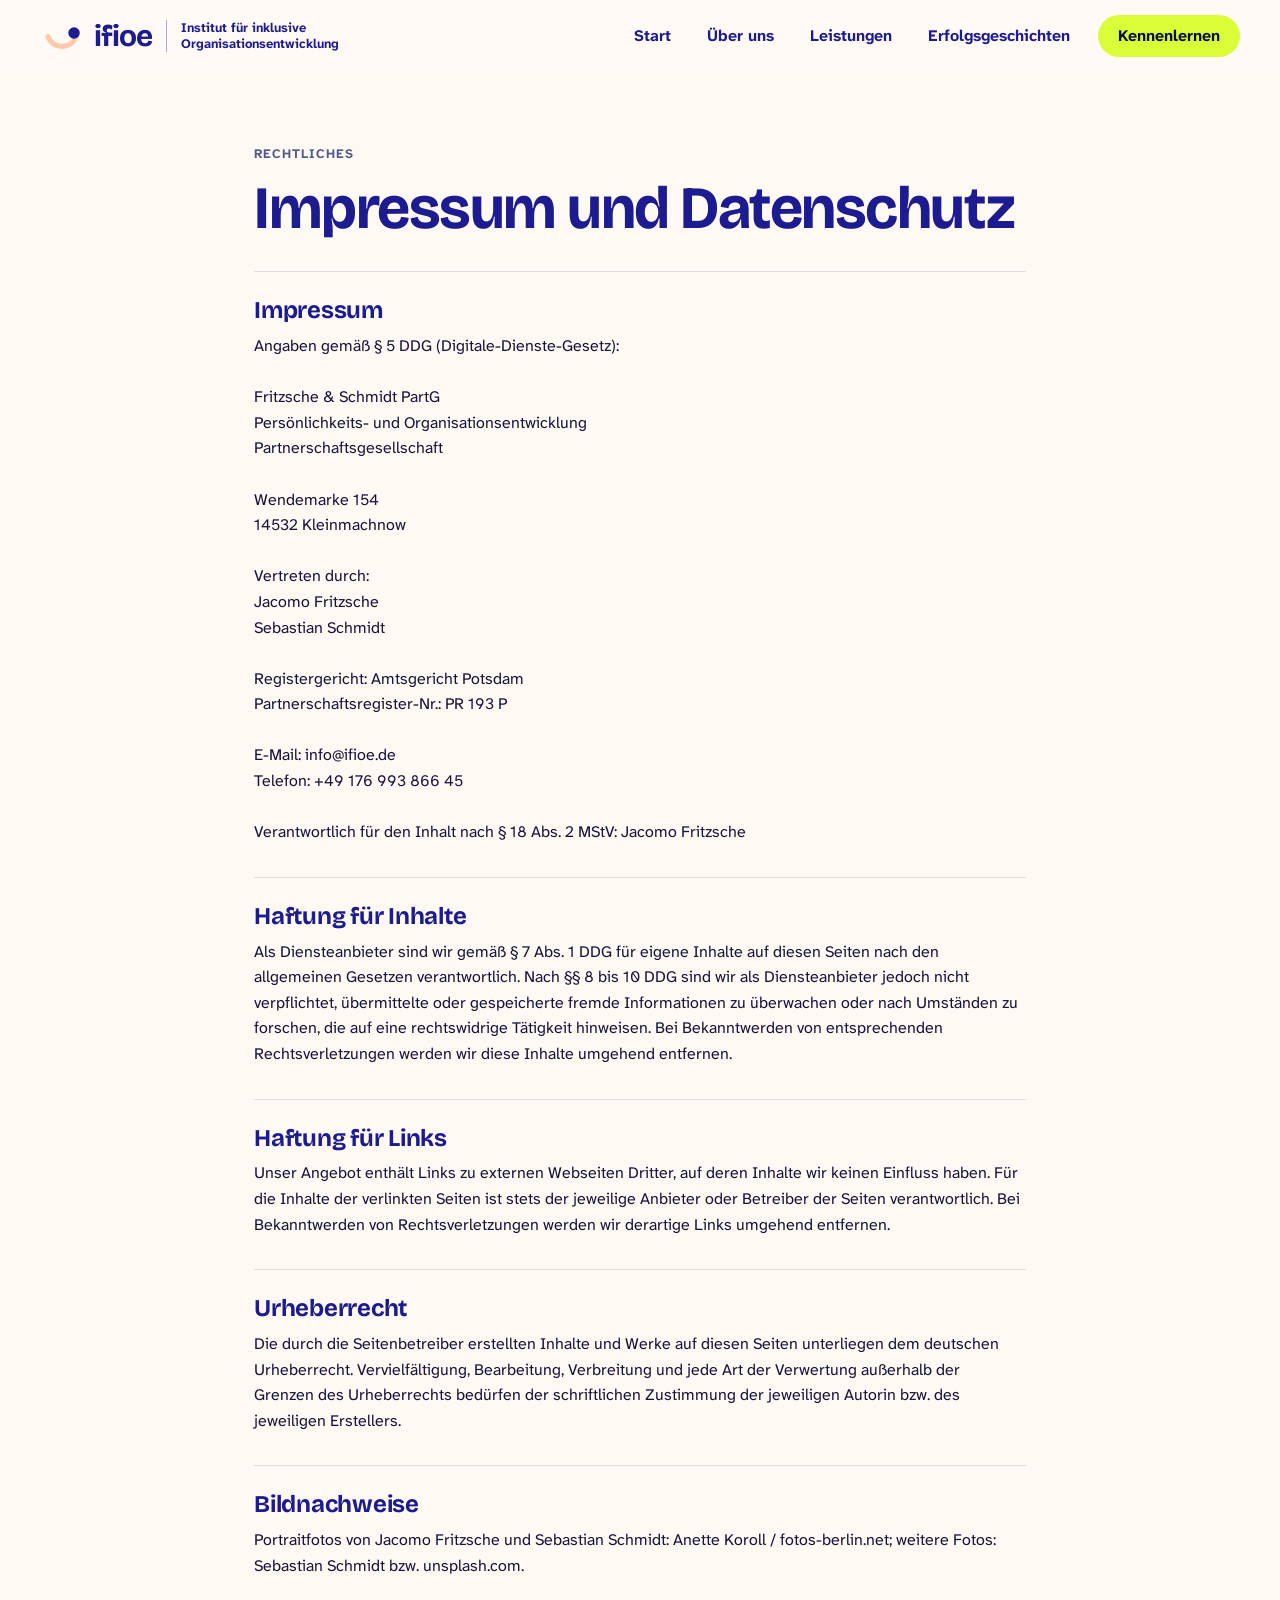
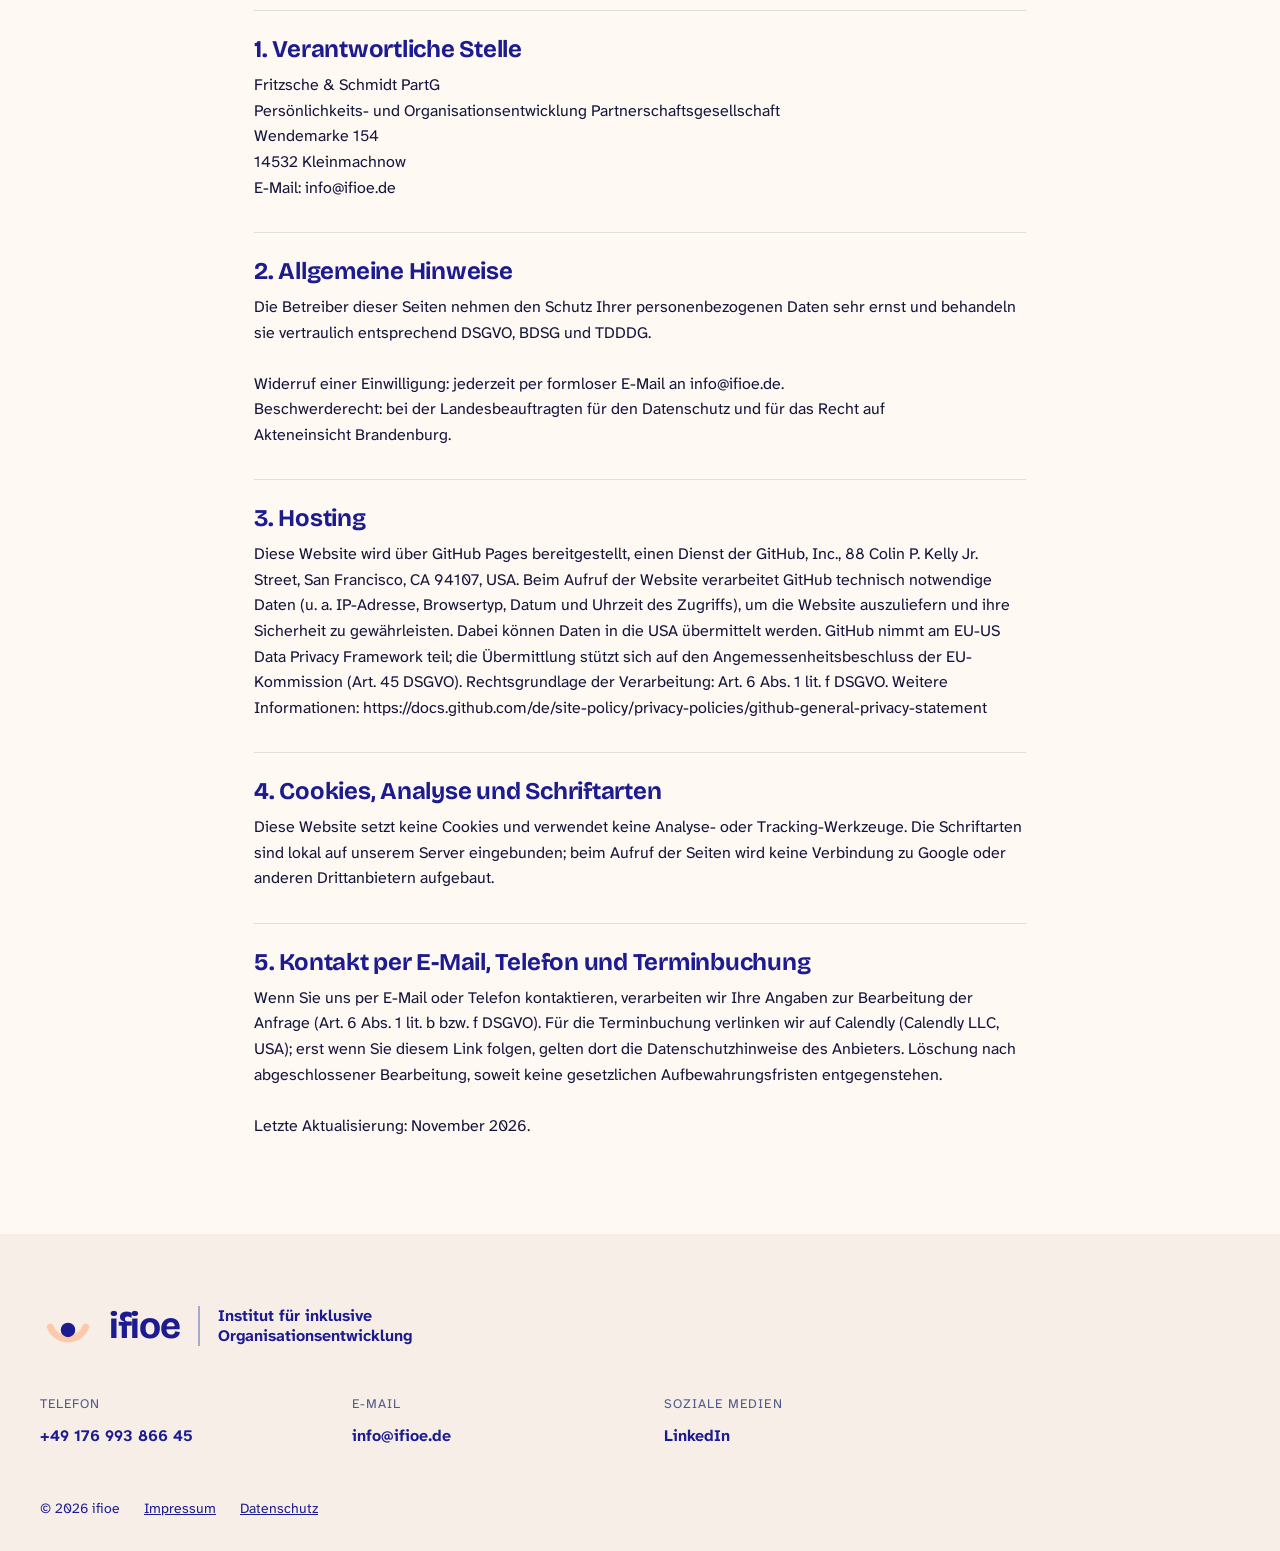
<file: impressum.html>
<!DOCTYPE html>
<html lang="de">
<head>
<meta charset="utf-8">
<meta name="viewport" content="width=device-width, initial-scale=1, viewport-fit=cover">
<title>Impressum und Datenschutz – ifioe</title>
<meta name="robots" content="noindex, follow">
<meta name="description" content="Impressum und Datenschutzerklärung der Fritzsche &amp; Schmidt PartG (ifioe).">
<link rel="canonical" href="https://ifioe.de/impressum.html">
<meta name="theme-color" content="#FFF9F4">
<meta property="og:type" content="website">
<meta property="og:locale" content="de_DE">
<meta property="og:site_name" content="ifioe – Institut für inklusive Organisationsentwicklung">
<meta property="og:title" content="Impressum und Datenschutz – ifioe">
<meta property="og:description" content="Impressum und Datenschutzerklärung der Fritzsche &amp; Schmidt PartG (ifioe).">
<meta property="og:url" content="https://ifioe.de/impressum.html">
<meta property="og:image" content="https://ifioe.de/og-bild.jpg">
<meta property="og:image:width" content="1200">
<meta property="og:image:height" content="630">
<meta name="twitter:card" content="summary_large_image">
<link rel="icon" href="favicon.svg" type="image/svg+xml">
<link rel="icon" href="favicon-32.png" sizes="32x32" type="image/png">
<link rel="apple-touch-icon" href="apple-touch-icon.png">
<link rel="preload" href="fonts/bricolage-grotesque.woff2" as="font" type="font/woff2" crossorigin>
<link rel="preload" href="fonts/atkinson-hyperlegible-next.woff2" as="font" type="font/woff2" crossorigin>
<link rel="stylesheet" href="css/style.css">
<script>document.documentElement.className+=" js"</script>
<script src="js/main.js" defer></script>
</head>
<body>
<a class="skip" href="#inhalt">Zum Inhalt springen</a>
<div class="site-head">
<header class="site-head__bar">
<a class="brand" href="index.html" aria-label="ifioe – Institut für inklusive Organisationsentwicklung, zur Startseite"><span class="brand__mark"><svg width="44" height="44" viewBox="0 0 100 100" aria-hidden="true" focusable="false" data-logo-anim><path d="M18.2 51.6 A34 34 0 0 0 81.8 51.6" fill="none" stroke="#FCCAAB" stroke-width="12" stroke-linecap="round"/><circle class="ball" cx="50" cy="57" r="13" fill="#1C1B90"/></svg><span class="brand__word">ifioe</span></span><span class="brand__name"><span>Institut für inklusive</span><span>Organisationsentwicklung</span></span></a>
<nav class="nav" aria-label="Hauptmenü"><a href="index.html">Start</a><a href="ueber-uns.html">Über uns</a><a href="leistungen.html">Leistungen</a><a href="erfolgsgeschichten.html">Erfolgsgeschichten</a><a class="nav__cta" href="https://calendly.com/jacomofritzsche/ifioe-kennenlerngespraech" target="_blank" rel="noopener">Kennenlernen</a></nav>
<button type="button" class="menu-btn" aria-expanded="false" aria-controls="mobilmenue" aria-label="Menü öffnen"><svg class="i-open" width="22" height="22" viewBox="0 0 24 24" aria-hidden="true"><path d="M4 7h16M4 12h16M4 17h16" stroke="#fff" stroke-width="2.4" stroke-linecap="round"/></svg><svg class="i-close" style="display:none" width="22" height="22" viewBox="0 0 24 24" aria-hidden="true"><path d="M6 6l12 12M18 6L6 18" stroke="#fff" stroke-width="2.4" stroke-linecap="round"/></svg></button>
</header>
<nav class="mnav" id="mobilmenue" aria-label="Mobiles Menü"><a href="index.html">Start</a><a href="ueber-uns.html">Über uns</a><a href="leistungen.html">Leistungen</a><a href="erfolgsgeschichten.html">Erfolgsgeschichten</a><a href="kontakt.html">Kontakt</a><a class="btn btn--lime" href="https://calendly.com/jacomofritzsche/ifioe-kennenlerngespraech" target="_blank" rel="noopener">Kennenlernen</a></nav>
</div>
<main id="inhalt">
<div class="legal"><div class="stack g12"><div class="eyebrow">Rechtliches</div><h1 class="h1" style="font-size:clamp(36px,5vw,60px)">Impressum und Datenschutz</h1></div><section id="impressum"><h2>Impressum</h2><p>Angaben gemäß § 5 DDG (Digitale-Dienste-Gesetz):

Fritzsche &amp; Schmidt PartG
Persönlichkeits- und Organisationsentwicklung
Partnerschaftsgesellschaft

Wendemarke 154
14532 Kleinmachnow

Vertreten durch:
Jacomo Fritzsche
Sebastian Schmidt

Registergericht: Amtsgericht Potsdam
Partnerschaftsregister-Nr.: PR 193 P

E-Mail: info@ifioe.de
Telefon: +49 176 993 866 45

Verantwortlich für den Inhalt nach § 18 Abs. 2 MStV: Jacomo Fritzsche</p></section><section><h2>Haftung für Inhalte</h2><p>Als Diensteanbieter sind wir gemäß § 7 Abs. 1 DDG für eigene Inhalte auf diesen Seiten nach den allgemeinen Gesetzen verantwortlich. Nach §§ 8 bis 10 DDG sind wir als Diensteanbieter jedoch nicht verpflichtet, übermittelte oder gespeicherte fremde Informationen zu überwachen oder nach Umständen zu forschen, die auf eine rechtswidrige Tätigkeit hinweisen. Bei Bekanntwerden von entsprechenden Rechtsverletzungen werden wir diese Inhalte umgehend entfernen.</p></section><section><h2>Haftung für Links</h2><p>Unser Angebot enthält Links zu externen Webseiten Dritter, auf deren Inhalte wir keinen Einfluss haben. Für die Inhalte der verlinkten Seiten ist stets der jeweilige Anbieter oder Betreiber der Seiten verantwortlich. Bei Bekanntwerden von Rechtsverletzungen werden wir derartige Links umgehend entfernen.</p></section><section><h2>Urheberrecht</h2><p>Die durch die Seitenbetreiber erstellten Inhalte und Werke auf diesen Seiten unterliegen dem deutschen Urheberrecht. Vervielfältigung, Bearbeitung, Verbreitung und jede Art der Verwertung außerhalb der Grenzen des Urheberrechts bedürfen der schriftlichen Zustimmung der jeweiligen Autorin bzw. des jeweiligen Erstellers.</p></section><section><h2>Bildnachweise</h2><p>Portraitfotos von Jacomo Fritzsche und Sebastian Schmidt: Anette Koroll / fotos-berlin.net; weitere Fotos: Sebastian Schmidt bzw. unsplash.com.</p></section><section id="datenschutz"><h2>1. Verantwortliche Stelle</h2><p>Fritzsche &amp; Schmidt PartG
Persönlichkeits- und Organisationsentwicklung Partnerschaftsgesellschaft
Wendemarke 154
14532 Kleinmachnow
E-Mail: info@ifioe.de</p></section><section><h2>2. Allgemeine Hinweise</h2><p>Die Betreiber dieser Seiten nehmen den Schutz Ihrer personenbezogenen Daten sehr ernst und behandeln sie vertraulich entsprechend DSGVO, BDSG und TDDDG.

Widerruf einer Einwilligung: jederzeit per formloser E-Mail an info@ifioe.de.
Beschwerderecht: bei der Landesbeauftragten für den Datenschutz und für das Recht auf Akteneinsicht Brandenburg.</p></section><section><h2>3. Hosting</h2><p>Diese Website wird über GitHub Pages bereitgestellt, einen Dienst der GitHub, Inc., 88 Colin P. Kelly Jr. Street, San Francisco, CA 94107, USA. Beim Aufruf der Website verarbeitet GitHub technisch notwendige Daten (u. a. IP-Adresse, Browsertyp, Datum und Uhrzeit des Zugriffs), um die Website auszuliefern und ihre Sicherheit zu gewährleisten. Dabei können Daten in die USA übermittelt werden. GitHub nimmt am EU-US Data Privacy Framework teil; die Übermittlung stützt sich auf den Angemessenheitsbeschluss der EU-Kommission (Art. 45 DSGVO). Rechtsgrundlage der Verarbeitung: Art. 6 Abs. 1 lit. f DSGVO. Weitere Informationen: https://docs.github.com/de/site-policy/privacy-policies/github-general-privacy-statement</p></section><section><h2>4. Cookies, Analyse und Schriftarten</h2><p>Diese Website setzt keine Cookies und verwendet keine Analyse- oder Tracking-Werkzeuge. Die Schriftarten sind lokal auf unserem Server eingebunden; beim Aufruf der Seiten wird keine Verbindung zu Google oder anderen Drittanbietern aufgebaut.</p></section><section><h2>5. Kontakt per E-Mail, Telefon und Terminbuchung</h2><p>Wenn Sie uns per E-Mail oder Telefon kontaktieren, verarbeiten wir Ihre Angaben zur Bearbeitung der Anfrage (Art. 6 Abs. 1 lit. b bzw. f DSGVO). Für die Terminbuchung verlinken wir auf Calendly (Calendly LLC, USA); erst wenn Sie diesem Link folgen, gelten dort die Datenschutzhinweise des Anbieters. Löschung nach abgeschlossener Bearbeitung, soweit keine gesetzlichen Aufbewahrungsfristen entgegenstehen.

Letzte Aktualisierung: November 2026.</p></section></div></main>
<footer class="site-foot">
<div class="site-foot__grid">
<div class="site-foot__brand" role="img" aria-label="ifioe – Institut für inklusive Organisationsentwicklung"><span class="brand__mark"><svg width="56" height="56" viewBox="0 0 100 100" aria-hidden="true" focusable="false"><path d="M18.2 51.6 A34 34 0 0 0 81.8 51.6" fill="none" stroke="#FCCAAB" stroke-width="12" stroke-linecap="round"/><circle class="ball" cx="50" cy="57" r="13" fill="#1C1B90"/></svg><span class="brand__word">ifioe</span></span><span class="brand__name"><span>Institut für inklusive</span><span>Organisationsentwicklung</span></span></div>
<div class="site-foot__col"><div class="k">Telefon</div><a href="tel:+4917699386645">+49 176 993 866 45</a></div>
<div class="site-foot__col"><div class="k">E-Mail</div><a href="mailto:info@ifioe.de">info@ifioe.de</a></div>
<div class="site-foot__col"><div class="k">Soziale Medien</div><a href="https://www.linkedin.com/company/103251415/" target="_blank" rel="noopener">LinkedIn</a></div>
</div>
<div class="site-foot__legal"><span>© 2026 ifioe</span><a href="impressum.html">Impressum</a><a href="impressum.html#datenschutz">Datenschutz</a></div>
</footer>
</body>
</html>
</file>
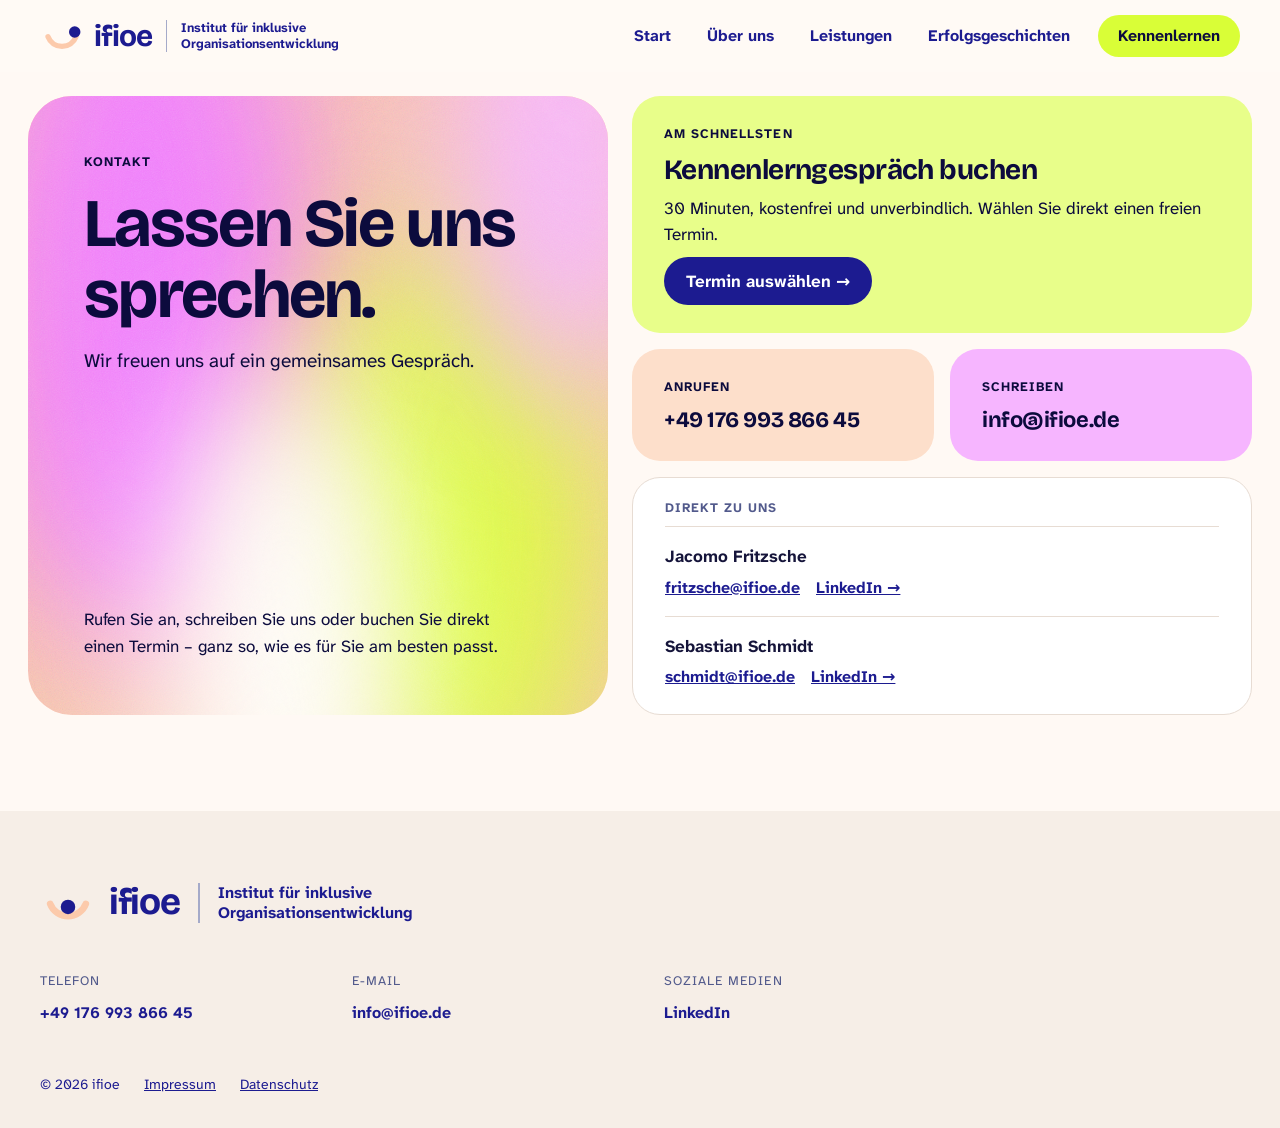
<file: kontakt.html>
<!DOCTYPE html>
<html lang="de">
<head>
<meta charset="utf-8">
<meta name="viewport" content="width=device-width, initial-scale=1, viewport-fit=cover">
<title>Kontakt – ifioe</title>
<meta name="description" content="Rufen Sie an, schreiben Sie uns oder buchen Sie direkt ein kostenfreies Kennenlerngespräch.">
<link rel="canonical" href="https://ifioe.de/kontakt.html">
<meta name="theme-color" content="#FFF9F4">
<meta property="og:type" content="website">
<meta property="og:locale" content="de_DE">
<meta property="og:site_name" content="ifioe – Institut für inklusive Organisationsentwicklung">
<meta property="og:title" content="Kontakt – ifioe">
<meta property="og:description" content="Rufen Sie an, schreiben Sie uns oder buchen Sie direkt ein kostenfreies Kennenlerngespräch.">
<meta property="og:url" content="https://ifioe.de/kontakt.html">
<meta property="og:image" content="https://ifioe.de/og-bild.jpg">
<meta property="og:image:width" content="1200">
<meta property="og:image:height" content="630">
<meta name="twitter:card" content="summary_large_image">
<link rel="icon" href="favicon.svg" type="image/svg+xml">
<link rel="icon" href="favicon-32.png" sizes="32x32" type="image/png">
<link rel="apple-touch-icon" href="apple-touch-icon.png">
<link rel="preload" href="fonts/bricolage-grotesque.woff2" as="font" type="font/woff2" crossorigin>
<link rel="preload" href="fonts/atkinson-hyperlegible-next.woff2" as="font" type="font/woff2" crossorigin>
<link rel="stylesheet" href="css/style.css">
<script>document.documentElement.className+=" js"</script>
<script src="js/main.js" defer></script>
</head>
<body>
<a class="skip" href="#inhalt">Zum Inhalt springen</a>
<div class="site-head">
<header class="site-head__bar">
<a class="brand" href="index.html" aria-label="ifioe – Institut für inklusive Organisationsentwicklung, zur Startseite"><span class="brand__mark"><svg width="44" height="44" viewBox="0 0 100 100" aria-hidden="true" focusable="false" data-logo-anim><path d="M18.2 51.6 A34 34 0 0 0 81.8 51.6" fill="none" stroke="#FCCAAB" stroke-width="12" stroke-linecap="round"/><circle class="ball" cx="50" cy="57" r="13" fill="#1C1B90"/></svg><span class="brand__word">ifioe</span></span><span class="brand__name"><span>Institut für inklusive</span><span>Organisationsentwicklung</span></span></a>
<nav class="nav" aria-label="Hauptmenü"><a href="index.html">Start</a><a href="ueber-uns.html">Über uns</a><a href="leistungen.html">Leistungen</a><a href="erfolgsgeschichten.html">Erfolgsgeschichten</a><a class="nav__cta" href="https://calendly.com/jacomofritzsche/ifioe-kennenlerngespraech" target="_blank" rel="noopener">Kennenlernen</a></nav>
<button type="button" class="menu-btn" aria-expanded="false" aria-controls="mobilmenue" aria-label="Menü öffnen"><svg class="i-open" width="22" height="22" viewBox="0 0 24 24" aria-hidden="true"><path d="M4 7h16M4 12h16M4 17h16" stroke="#fff" stroke-width="2.4" stroke-linecap="round"/></svg><svg class="i-close" style="display:none" width="22" height="22" viewBox="0 0 24 24" aria-hidden="true"><path d="M6 6l12 12M18 6L6 18" stroke="#fff" stroke-width="2.4" stroke-linecap="round"/></svg></button>
</header>
<nav class="mnav" id="mobilmenue" aria-label="Mobiles Menü"><a href="index.html">Start</a><a href="ueber-uns.html">Über uns</a><a href="leistungen.html">Leistungen</a><a href="erfolgsgeschichten.html">Erfolgsgeschichten</a><a href="kontakt.html" aria-current="page">Kontakt</a><a class="btn btn--lime" href="https://calendly.com/jacomofritzsche/ifioe-kennenlerngespraech" target="_blank" rel="noopener">Kennenlernen</a></nav>
</div>
<main id="inhalt">
<section class="contact">
<div class="mix mix--warm contact__hero" style="border-radius:44px"><div class="mix__blobs" aria-hidden="true"><div class="mix__blob"></div><div class="mix__blob"></div><div class="mix__blob"></div><div class="mix__blob"></div><div class="mix__cursor"></div><div class="mix__grain"></div></div><div class="mix__content"><div class="stack g16"><div class="eyebrow" style="color:#0C0B3D">Kontakt</div><h1>Lassen Sie uns sprechen.</h1><p>Wir freuen uns auf ein gemeinsames Gespräch.</p></div>
<p class="small">Rufen Sie an, schreiben Sie uns oder buchen Sie direkt einen Termin – ganz so, wie es für Sie am besten passt.</p></div></div>
<div class="contact__side">
<div class="tile" style="background:#E8FE8A"><div class="tile__k">Am schnellsten</div><h2 class="tile__v">Kennenlerngespräch buchen</h2><p>30 Minuten, kostenfrei und unverbindlich. Wählen Sie direkt einen freien Termin.</p><a class="btn btn--navy btn--sm" href="https://calendly.com/jacomofritzsche/ifioe-kennenlerngespraech" target="_blank" rel="noopener">Termin auswählen →</a></div>
<div class="tile-row">
<div class="tile" style="background:#FDDFCB"><div class="tile__k">Anrufen</div><div class="tile__v tile__v--sm"><a href="tel:+4917699386645">+49 176 993 866 45</a></div></div>
<div class="tile" style="background:#F6B5FF"><div class="tile__k">Schreiben</div><div class="tile__v tile__v--sm"><a href="mailto:info@ifioe.de">info@ifioe.de</a></div></div>
</div>
<div class="direct"><div class="eyebrow">Direkt zu uns</div>
<div class="direct__p"><span>Jacomo Fritzsche</span><div><a href="mailto:fritzsche@ifioe.de">fritzsche@ifioe.de</a><a href="https://www.linkedin.com/in/jacomo-fritzsche-546955143/" target="_blank" rel="noopener">LinkedIn →</a></div></div>
<div class="direct__p"><span>Sebastian Schmidt</span><div><a href="mailto:schmidt@ifioe.de">schmidt@ifioe.de</a><a href="https://www.linkedin.com/in/sebschmi/" target="_blank" rel="noopener">LinkedIn →</a></div></div>
</div></div></section></main>
<footer class="site-foot">
<div class="site-foot__grid">
<div class="site-foot__brand" role="img" aria-label="ifioe – Institut für inklusive Organisationsentwicklung"><span class="brand__mark"><svg width="56" height="56" viewBox="0 0 100 100" aria-hidden="true" focusable="false"><path d="M18.2 51.6 A34 34 0 0 0 81.8 51.6" fill="none" stroke="#FCCAAB" stroke-width="12" stroke-linecap="round"/><circle class="ball" cx="50" cy="57" r="13" fill="#1C1B90"/></svg><span class="brand__word">ifioe</span></span><span class="brand__name"><span>Institut für inklusive</span><span>Organisationsentwicklung</span></span></div>
<div class="site-foot__col"><div class="k">Telefon</div><a href="tel:+4917699386645">+49 176 993 866 45</a></div>
<div class="site-foot__col"><div class="k">E-Mail</div><a href="mailto:info@ifioe.de">info@ifioe.de</a></div>
<div class="site-foot__col"><div class="k">Soziale Medien</div><a href="https://www.linkedin.com/company/103251415/" target="_blank" rel="noopener">LinkedIn</a></div>
</div>
<div class="site-foot__legal"><span>© 2026 ifioe</span><a href="impressum.html">Impressum</a><a href="impressum.html#datenschutz">Datenschutz</a></div>
</footer>
</body>
</html>
</file>
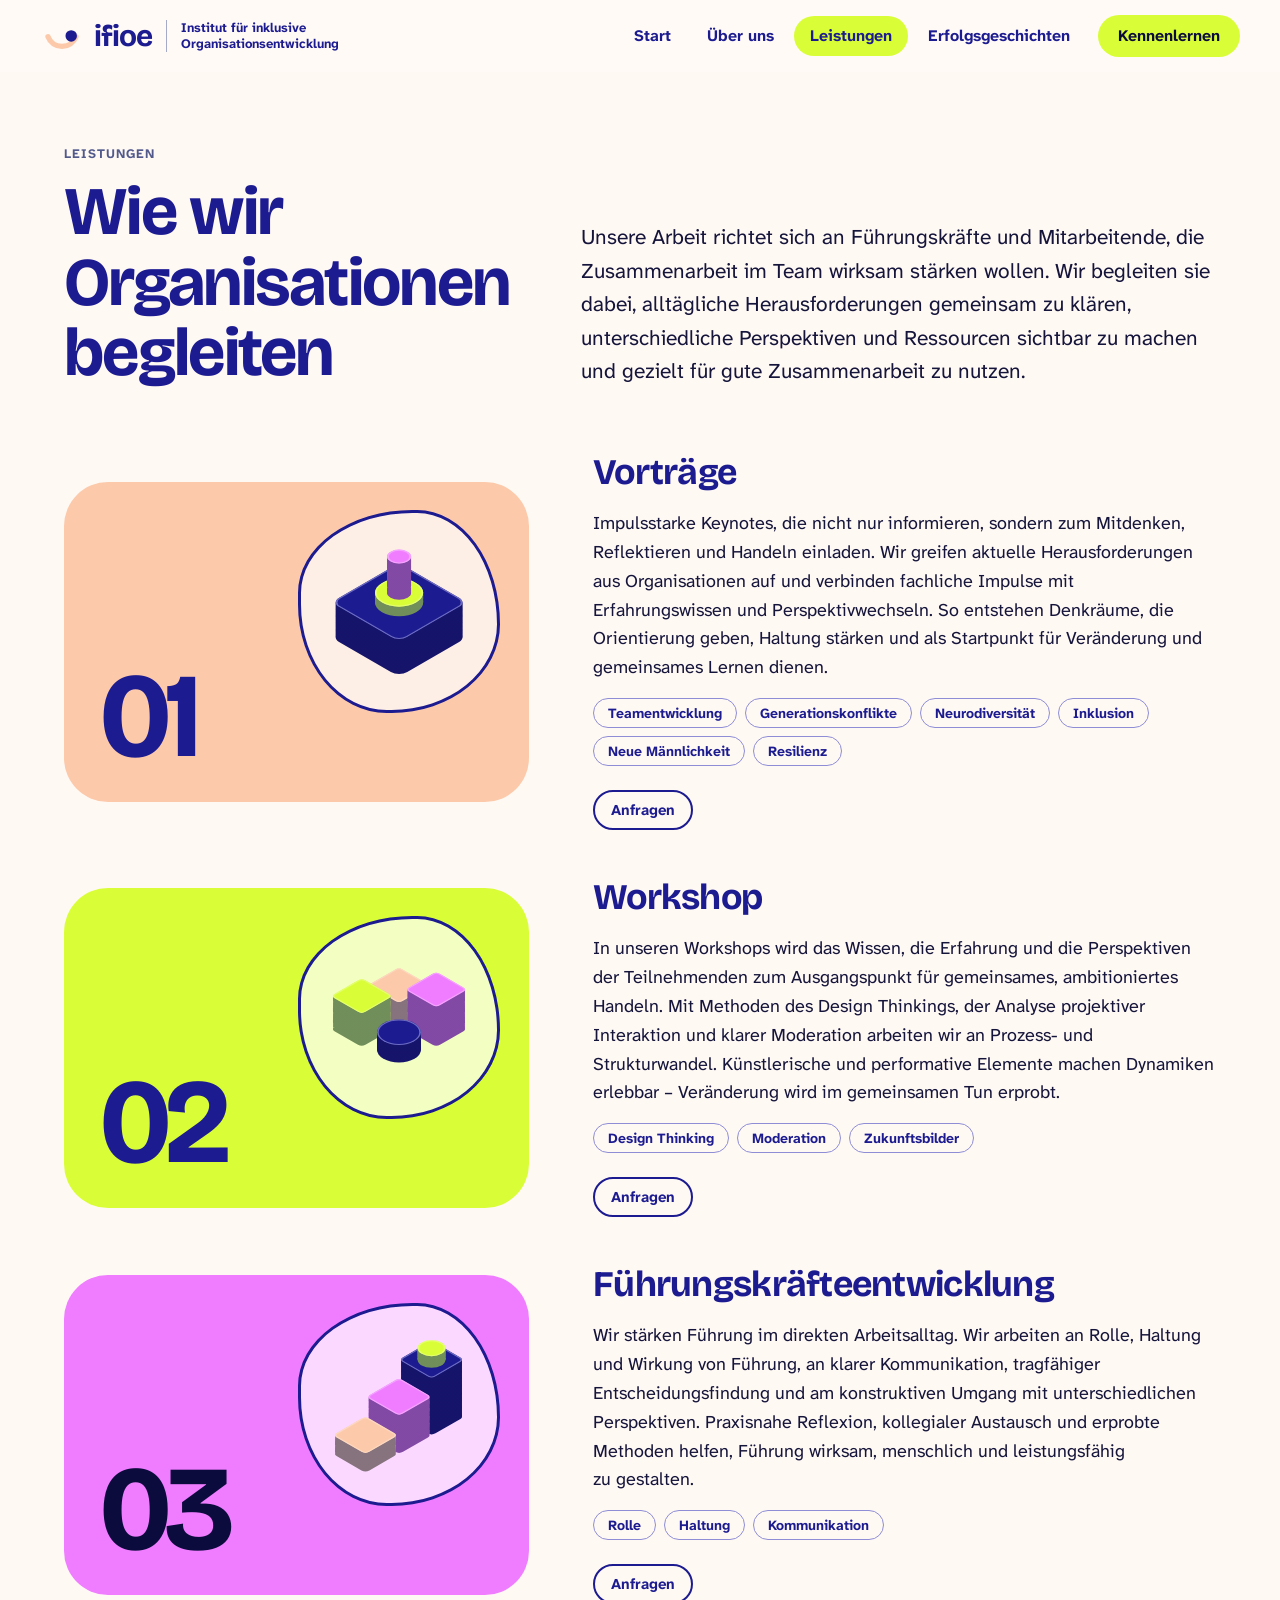
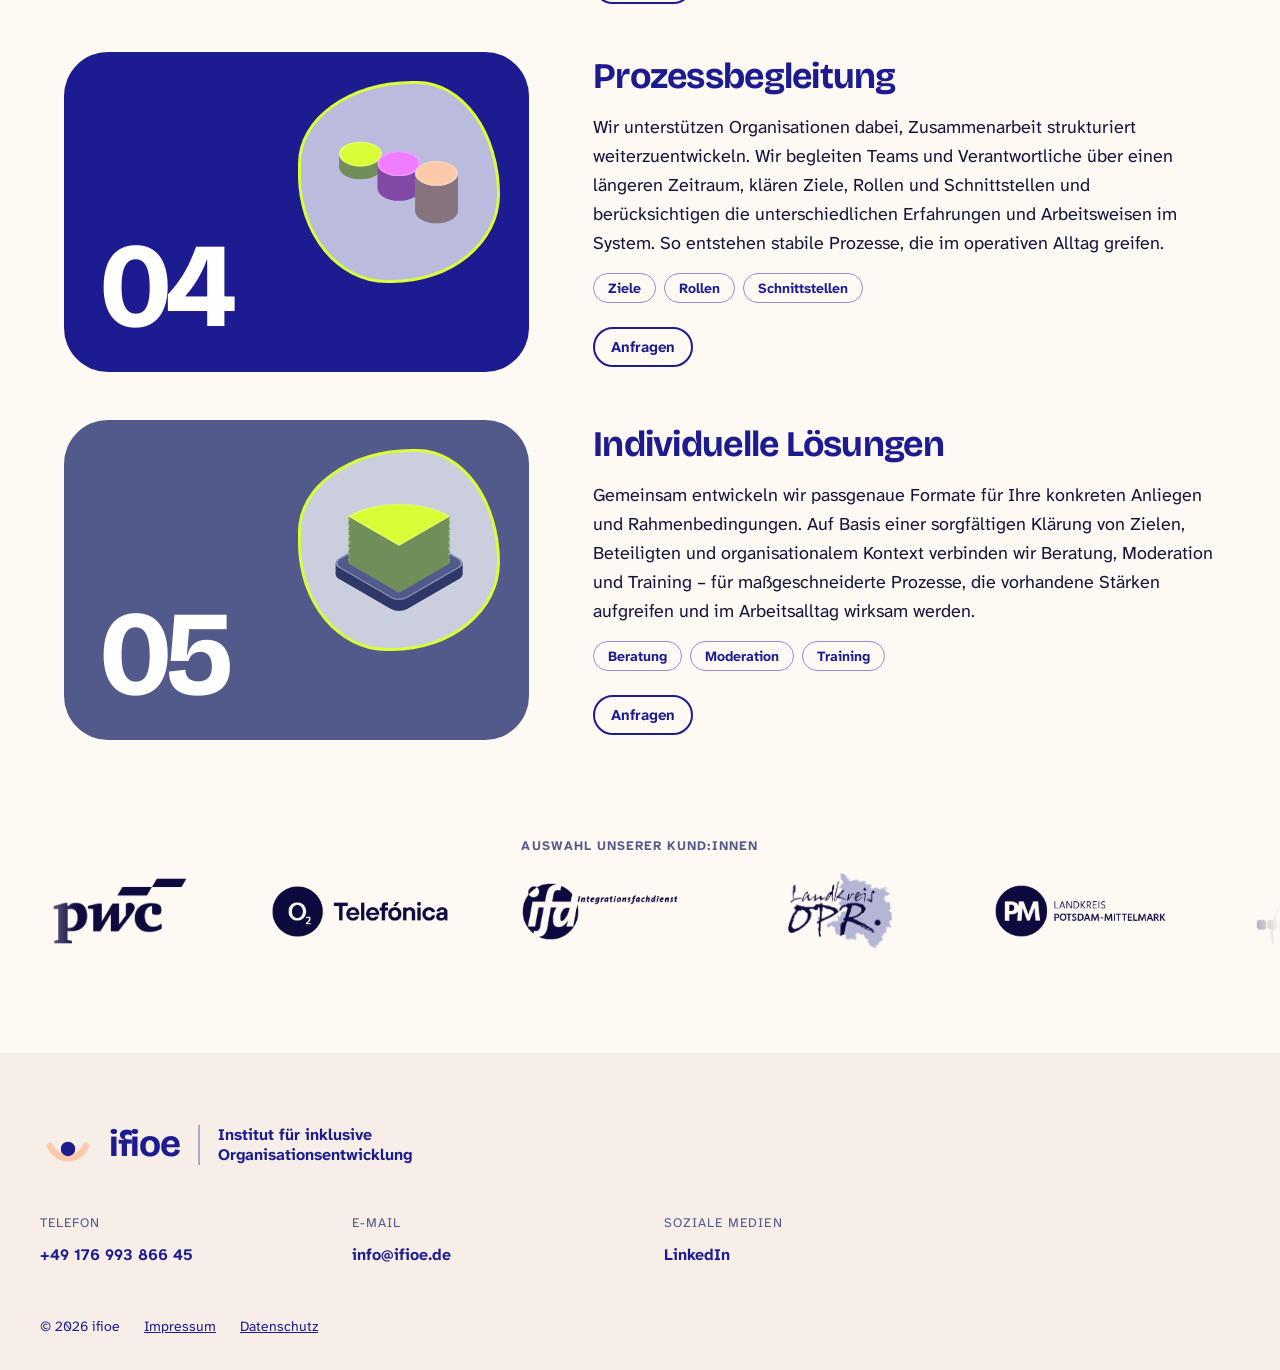
<file: leistungen.html>
<!DOCTYPE html>
<html lang="de">
<head>
<meta charset="utf-8">
<meta name="viewport" content="width=device-width, initial-scale=1, viewport-fit=cover">
<title>Leistungen – ifioe</title>
<meta name="description" content="Vorträge, Workshops, Führungskräfteentwicklung, Prozessbegleitung und individuelle Lösungen für Teams und Organisationen.">
<link rel="canonical" href="https://ifioe.de/leistungen.html">
<meta name="theme-color" content="#FFF9F4">
<meta property="og:type" content="website">
<meta property="og:locale" content="de_DE">
<meta property="og:site_name" content="ifioe – Institut für inklusive Organisationsentwicklung">
<meta property="og:title" content="Leistungen – ifioe">
<meta property="og:description" content="Vorträge, Workshops, Führungskräfteentwicklung, Prozessbegleitung und individuelle Lösungen für Teams und Organisationen.">
<meta property="og:url" content="https://ifioe.de/leistungen.html">
<meta property="og:image" content="https://ifioe.de/og-bild.jpg">
<meta property="og:image:width" content="1200">
<meta property="og:image:height" content="630">
<meta name="twitter:card" content="summary_large_image">
<link rel="icon" href="favicon.svg" type="image/svg+xml">
<link rel="icon" href="favicon-32.png" sizes="32x32" type="image/png">
<link rel="apple-touch-icon" href="apple-touch-icon.png">
<link rel="preload" href="fonts/bricolage-grotesque.woff2" as="font" type="font/woff2" crossorigin>
<link rel="preload" href="fonts/atkinson-hyperlegible-next.woff2" as="font" type="font/woff2" crossorigin>
<link rel="stylesheet" href="css/style.css">
<script>document.documentElement.className+=" js"</script>
<script src="js/main.js" defer></script>
</head>
<body>
<a class="skip" href="#inhalt">Zum Inhalt springen</a>
<div class="site-head">
<header class="site-head__bar">
<a class="brand" href="index.html" aria-label="ifioe – Institut für inklusive Organisationsentwicklung, zur Startseite"><span class="brand__mark"><svg width="44" height="44" viewBox="0 0 100 100" aria-hidden="true" focusable="false" data-logo-anim><path d="M18.2 51.6 A34 34 0 0 0 81.8 51.6" fill="none" stroke="#FCCAAB" stroke-width="12" stroke-linecap="round"/><circle class="ball" cx="50" cy="57" r="13" fill="#1C1B90"/></svg><span class="brand__word">ifioe</span></span><span class="brand__name"><span>Institut für inklusive</span><span>Organisationsentwicklung</span></span></a>
<nav class="nav" aria-label="Hauptmenü"><a href="index.html">Start</a><a href="ueber-uns.html">Über uns</a><a href="leistungen.html" aria-current="page">Leistungen</a><a href="erfolgsgeschichten.html">Erfolgsgeschichten</a><a class="nav__cta" href="https://calendly.com/jacomofritzsche/ifioe-kennenlerngespraech" target="_blank" rel="noopener">Kennenlernen</a></nav>
<button type="button" class="menu-btn" aria-expanded="false" aria-controls="mobilmenue" aria-label="Menü öffnen"><svg class="i-open" width="22" height="22" viewBox="0 0 24 24" aria-hidden="true"><path d="M4 7h16M4 12h16M4 17h16" stroke="#fff" stroke-width="2.4" stroke-linecap="round"/></svg><svg class="i-close" style="display:none" width="22" height="22" viewBox="0 0 24 24" aria-hidden="true"><path d="M6 6l12 12M18 6L6 18" stroke="#fff" stroke-width="2.4" stroke-linecap="round"/></svg></button>
</header>
<nav class="mnav" id="mobilmenue" aria-label="Mobiles Menü"><a href="index.html">Start</a><a href="ueber-uns.html">Über uns</a><a href="leistungen.html" aria-current="page">Leistungen</a><a href="erfolgsgeschichten.html">Erfolgsgeschichten</a><a href="kontakt.html">Kontakt</a><a class="btn btn--lime" href="https://calendly.com/jacomofritzsche/ifioe-kennenlerngespraech" target="_blank" rel="noopener">Kennenlernen</a></nav>
</div>
<main id="inhalt">
<section class="wrap page-intro intro-split"><div class="stack g12"><div class="eyebrow">Leistungen</div><h1 class="h1">Wie wir Organisationen begleiten</h1></div>
<p>Unsere Arbeit richtet sich an Führungskräfte und Mitarbeitende, die Zusammenarbeit im Team wirksam stärken wollen. Wir begleiten sie dabei, alltägliche Herausforderungen gemeinsam zu klären, unterschiedliche Perspektiven und Ressourcen sichtbar zu machen und gezielt für gute Zusammenarbeit zu nutzen.</p></section><div class="wrap details"><article class="detail" id="vortraege">
<div class="detail__visual" style="background:#FCCAAB"><div class="detail__icon"><div data-iso="vortrag" data-size="220" data-frame="#1C1B90"></div></div><div class="detail__n" style="color:#1C1B90">01</div></div>
<div class="detail__text"><h2>Vorträge</h2><p>Impulsstarke Keynotes, die nicht nur informieren, sondern zum Mitdenken, Reflektieren und Handeln einladen. Wir greifen aktuelle Herausforderungen aus Organisationen auf und verbinden fachliche Impulse mit Erfahrungswissen und Perspektivwechseln. So entstehen Denkräume, die Orientierung geben, Haltung stärken und als Startpunkt für Veränderung und gemeinsames Lernen dienen.</p><ul class="tags"><li>Teamentwicklung</li><li>Generationskonflikte</li><li>Neurodiversität</li><li>Inklusion</li><li>Neue Männlichkeit</li><li>Resilienz</li></ul>
<a class="btn btn--outline btn--xs" href="kontakt.html" style="margin-top:8px">Anfragen</a></div></article><article class="detail" id="workshop">
<div class="detail__visual" style="background:#D9FE37"><div class="detail__icon"><div data-iso="workshop" data-size="220" data-frame="#1C1B90"></div></div><div class="detail__n" style="color:#1C1B90">02</div></div>
<div class="detail__text"><h2>Workshop</h2><p>In unseren Workshops wird das Wissen, die Erfahrung und die Perspektiven der Teilnehmenden zum Ausgangspunkt für gemeinsames, ambitioniertes Handeln. Mit Methoden des Design Thinkings, der Analyse projektiver Interaktion und klarer Moderation arbeiten wir an Prozess- und Strukturwandel. Künstlerische und performative Elemente machen Dynamiken erlebbar – Veränderung wird im gemeinsamen Tun erprobt.</p><ul class="tags"><li>Design Thinking</li><li>Moderation</li><li>Zukunftsbilder</li></ul>
<a class="btn btn--outline btn--xs" href="kontakt.html" style="margin-top:8px">Anfragen</a></div></article><article class="detail" id="fuehrung">
<div class="detail__visual" style="background:#F07DFF"><div class="detail__icon"><div data-iso="fuehrung" data-size="220" data-frame="#1C1B90"></div></div><div class="detail__n" style="color:#0C0B3D">03</div></div>
<div class="detail__text"><h2>Führungskräfte&shy;entwicklung</h2><p>Wir stärken Führung im direkten Arbeitsalltag. Wir arbeiten an Rolle, Haltung und Wirkung von Führung, an klarer Kommunikation, tragfähiger Entscheidungsfindung und am konstruktiven Umgang mit unterschiedlichen Perspektiven. Praxisnahe Reflexion, kollegialer Austausch und erprobte Methoden helfen, Führung wirksam, menschlich und leistungsfähig zu gestalten.</p><ul class="tags"><li>Rolle</li><li>Haltung</li><li>Kommunikation</li></ul>
<a class="btn btn--outline btn--xs" href="kontakt.html" style="margin-top:8px">Anfragen</a></div></article><article class="detail" id="prozess">
<div class="detail__visual" style="background:#1C1B90"><div class="detail__icon"><div data-iso="prozess" data-size="220" data-frame="#D9FE37"></div></div><div class="detail__n" style="color:#FFFFFF">04</div></div>
<div class="detail__text"><h2>Prozess&shy;begleitung</h2><p>Wir unterstützen Organisationen dabei, Zusammenarbeit strukturiert weiterzuentwickeln. Wir begleiten Teams und Verantwortliche über einen längeren Zeitraum, klären Ziele, Rollen und Schnittstellen und berücksichtigen die unterschiedlichen Erfahrungen und Arbeitsweisen im System. So entstehen stabile Prozesse, die im operativen Alltag greifen.</p><ul class="tags"><li>Ziele</li><li>Rollen</li><li>Schnittstellen</li></ul>
<a class="btn btn--outline btn--xs" href="kontakt.html" style="margin-top:8px">Anfragen</a></div></article><article class="detail" id="individuell">
<div class="detail__visual" style="background:#525A8C"><div class="detail__icon"><div data-iso="idee" data-size="220" data-frame="#D9FE37"></div></div><div class="detail__n" style="color:#FFFFFF">05</div></div>
<div class="detail__text"><h2>Individuelle Lösungen</h2><p>Gemeinsam entwickeln wir passgenaue Formate für Ihre konkreten Anliegen und Rahmenbedingungen. Auf Basis einer sorgfältigen Klärung von Zielen, Beteiligten und organisationalem Kontext verbinden wir Beratung, Moderation und Training – für maßgeschneiderte Prozesse, die vorhandene Stärken aufgreifen und im Arbeitsalltag wirksam werden.</p><ul class="tags"><li>Beratung</li><li>Moderation</li><li>Training</li></ul>
<a class="btn btn--outline btn--xs" href="kontakt.html" style="margin-top:8px">Anfragen</a></div></article></div><section class="logos logos--page" aria-label="Kund:innen"><div class="wrap eyebrow">Auswahl unserer Kund:innen</div><div class="marquee"><div class="marquee__track"><div class="marquee__item"><picture><source type="image/webp" srcset="bilder/logos/42780583.webp"><img src="bilder/logos/42780583.png" width="136" height="66" style="width:136px;height:66px" alt="Kundenlogo" loading="lazy" decoding="async"></picture></div><div class="marquee__item"><picture><source type="image/webp" srcset="bilder/logos/0fa2449b.webp"><img src="bilder/logos/0fa2449b.png" width="176" height="51" style="width:176px;height:51px" alt="Kundenlogo" loading="lazy" decoding="async"></picture></div><div class="marquee__item"><picture><source type="image/webp" srcset="bilder/logos/b6c5b4f5.webp"><img src="bilder/logos/b6c5b4f5.png" width="157" height="57" style="width:157px;height:57px" alt="Kundenlogo" loading="lazy" decoding="async"></picture></div><div class="marquee__item"><picture><source type="image/webp" srcset="bilder/logos/opr.webp"><img src="bilder/logos/opr.png" width="105" height="76" style="width:105px;height:76px" alt="Kundenlogo" loading="lazy" decoding="async"></picture></div><div class="marquee__item"><picture><source type="image/webp" srcset="bilder/logos/f6c396aa.webp"><img src="bilder/logos/f6c396aa.png" width="171" height="53" style="width:171px;height:53px" alt="Kundenlogo" loading="lazy" decoding="async"></picture></div><div class="marquee__item"><picture><source type="image/webp" srcset="bilder/logos/a66264f9.webp"><img src="bilder/logos/a66264f9.png" width="130" height="69" style="width:130px;height:69px" alt="Kundenlogo" loading="lazy" decoding="async"></picture></div><div class="marquee__item"><picture><source type="image/webp" srcset="bilder/logos/sfbb.webp"><img src="bilder/logos/sfbb.png" width="125" height="72" style="width:125px;height:72px" alt="Kundenlogo" loading="lazy" decoding="async"></picture></div><div class="marquee__item" aria-hidden="true"><picture><source type="image/webp" srcset="bilder/logos/42780583.webp"><img src="bilder/logos/42780583.png" width="136" height="66" style="width:136px;height:66px" alt="" loading="lazy" decoding="async"></picture></div><div class="marquee__item" aria-hidden="true"><picture><source type="image/webp" srcset="bilder/logos/0fa2449b.webp"><img src="bilder/logos/0fa2449b.png" width="176" height="51" style="width:176px;height:51px" alt="" loading="lazy" decoding="async"></picture></div><div class="marquee__item" aria-hidden="true"><picture><source type="image/webp" srcset="bilder/logos/b6c5b4f5.webp"><img src="bilder/logos/b6c5b4f5.png" width="157" height="57" style="width:157px;height:57px" alt="" loading="lazy" decoding="async"></picture></div><div class="marquee__item" aria-hidden="true"><picture><source type="image/webp" srcset="bilder/logos/opr.webp"><img src="bilder/logos/opr.png" width="105" height="76" style="width:105px;height:76px" alt="" loading="lazy" decoding="async"></picture></div><div class="marquee__item" aria-hidden="true"><picture><source type="image/webp" srcset="bilder/logos/f6c396aa.webp"><img src="bilder/logos/f6c396aa.png" width="171" height="53" style="width:171px;height:53px" alt="" loading="lazy" decoding="async"></picture></div><div class="marquee__item" aria-hidden="true"><picture><source type="image/webp" srcset="bilder/logos/a66264f9.webp"><img src="bilder/logos/a66264f9.png" width="130" height="69" style="width:130px;height:69px" alt="" loading="lazy" decoding="async"></picture></div><div class="marquee__item" aria-hidden="true"><picture><source type="image/webp" srcset="bilder/logos/sfbb.webp"><img src="bilder/logos/sfbb.png" width="125" height="72" style="width:125px;height:72px" alt="" loading="lazy" decoding="async"></picture></div><div class="marquee__item" aria-hidden="true"><picture><source type="image/webp" srcset="bilder/logos/42780583.webp"><img src="bilder/logos/42780583.png" width="136" height="66" style="width:136px;height:66px" alt="" loading="lazy" decoding="async"></picture></div><div class="marquee__item" aria-hidden="true"><picture><source type="image/webp" srcset="bilder/logos/0fa2449b.webp"><img src="bilder/logos/0fa2449b.png" width="176" height="51" style="width:176px;height:51px" alt="" loading="lazy" decoding="async"></picture></div><div class="marquee__item" aria-hidden="true"><picture><source type="image/webp" srcset="bilder/logos/b6c5b4f5.webp"><img src="bilder/logos/b6c5b4f5.png" width="157" height="57" style="width:157px;height:57px" alt="" loading="lazy" decoding="async"></picture></div><div class="marquee__item" aria-hidden="true"><picture><source type="image/webp" srcset="bilder/logos/opr.webp"><img src="bilder/logos/opr.png" width="105" height="76" style="width:105px;height:76px" alt="" loading="lazy" decoding="async"></picture></div><div class="marquee__item" aria-hidden="true"><picture><source type="image/webp" srcset="bilder/logos/f6c396aa.webp"><img src="bilder/logos/f6c396aa.png" width="171" height="53" style="width:171px;height:53px" alt="" loading="lazy" decoding="async"></picture></div><div class="marquee__item" aria-hidden="true"><picture><source type="image/webp" srcset="bilder/logos/a66264f9.webp"><img src="bilder/logos/a66264f9.png" width="130" height="69" style="width:130px;height:69px" alt="" loading="lazy" decoding="async"></picture></div><div class="marquee__item" aria-hidden="true"><picture><source type="image/webp" srcset="bilder/logos/sfbb.webp"><img src="bilder/logos/sfbb.png" width="125" height="72" style="width:125px;height:72px" alt="" loading="lazy" decoding="async"></picture></div><div class="marquee__item" aria-hidden="true"><picture><source type="image/webp" srcset="bilder/logos/42780583.webp"><img src="bilder/logos/42780583.png" width="136" height="66" style="width:136px;height:66px" alt="" loading="lazy" decoding="async"></picture></div><div class="marquee__item" aria-hidden="true"><picture><source type="image/webp" srcset="bilder/logos/0fa2449b.webp"><img src="bilder/logos/0fa2449b.png" width="176" height="51" style="width:176px;height:51px" alt="" loading="lazy" decoding="async"></picture></div><div class="marquee__item" aria-hidden="true"><picture><source type="image/webp" srcset="bilder/logos/b6c5b4f5.webp"><img src="bilder/logos/b6c5b4f5.png" width="157" height="57" style="width:157px;height:57px" alt="" loading="lazy" decoding="async"></picture></div><div class="marquee__item" aria-hidden="true"><picture><source type="image/webp" srcset="bilder/logos/opr.webp"><img src="bilder/logos/opr.png" width="105" height="76" style="width:105px;height:76px" alt="" loading="lazy" decoding="async"></picture></div><div class="marquee__item" aria-hidden="true"><picture><source type="image/webp" srcset="bilder/logos/f6c396aa.webp"><img src="bilder/logos/f6c396aa.png" width="171" height="53" style="width:171px;height:53px" alt="" loading="lazy" decoding="async"></picture></div><div class="marquee__item" aria-hidden="true"><picture><source type="image/webp" srcset="bilder/logos/a66264f9.webp"><img src="bilder/logos/a66264f9.png" width="130" height="69" style="width:130px;height:69px" alt="" loading="lazy" decoding="async"></picture></div><div class="marquee__item" aria-hidden="true"><picture><source type="image/webp" srcset="bilder/logos/sfbb.webp"><img src="bilder/logos/sfbb.png" width="125" height="72" style="width:125px;height:72px" alt="" loading="lazy" decoding="async"></picture></div></div></div></section></main>
<footer class="site-foot">
<div class="site-foot__grid">
<div class="site-foot__brand" role="img" aria-label="ifioe – Institut für inklusive Organisationsentwicklung"><span class="brand__mark"><svg width="56" height="56" viewBox="0 0 100 100" aria-hidden="true" focusable="false"><path d="M18.2 51.6 A34 34 0 0 0 81.8 51.6" fill="none" stroke="#FCCAAB" stroke-width="12" stroke-linecap="round"/><circle class="ball" cx="50" cy="57" r="13" fill="#1C1B90"/></svg><span class="brand__word">ifioe</span></span><span class="brand__name"><span>Institut für inklusive</span><span>Organisationsentwicklung</span></span></div>
<div class="site-foot__col"><div class="k">Telefon</div><a href="tel:+4917699386645">+49 176 993 866 45</a></div>
<div class="site-foot__col"><div class="k">E-Mail</div><a href="mailto:info@ifioe.de">info@ifioe.de</a></div>
<div class="site-foot__col"><div class="k">Soziale Medien</div><a href="https://www.linkedin.com/company/103251415/" target="_blank" rel="noopener">LinkedIn</a></div>
</div>
<div class="site-foot__legal"><span>© 2026 ifioe</span><a href="impressum.html">Impressum</a><a href="impressum.html#datenschutz">Datenschutz</a></div>
</footer>
</body>
</html>
</file>
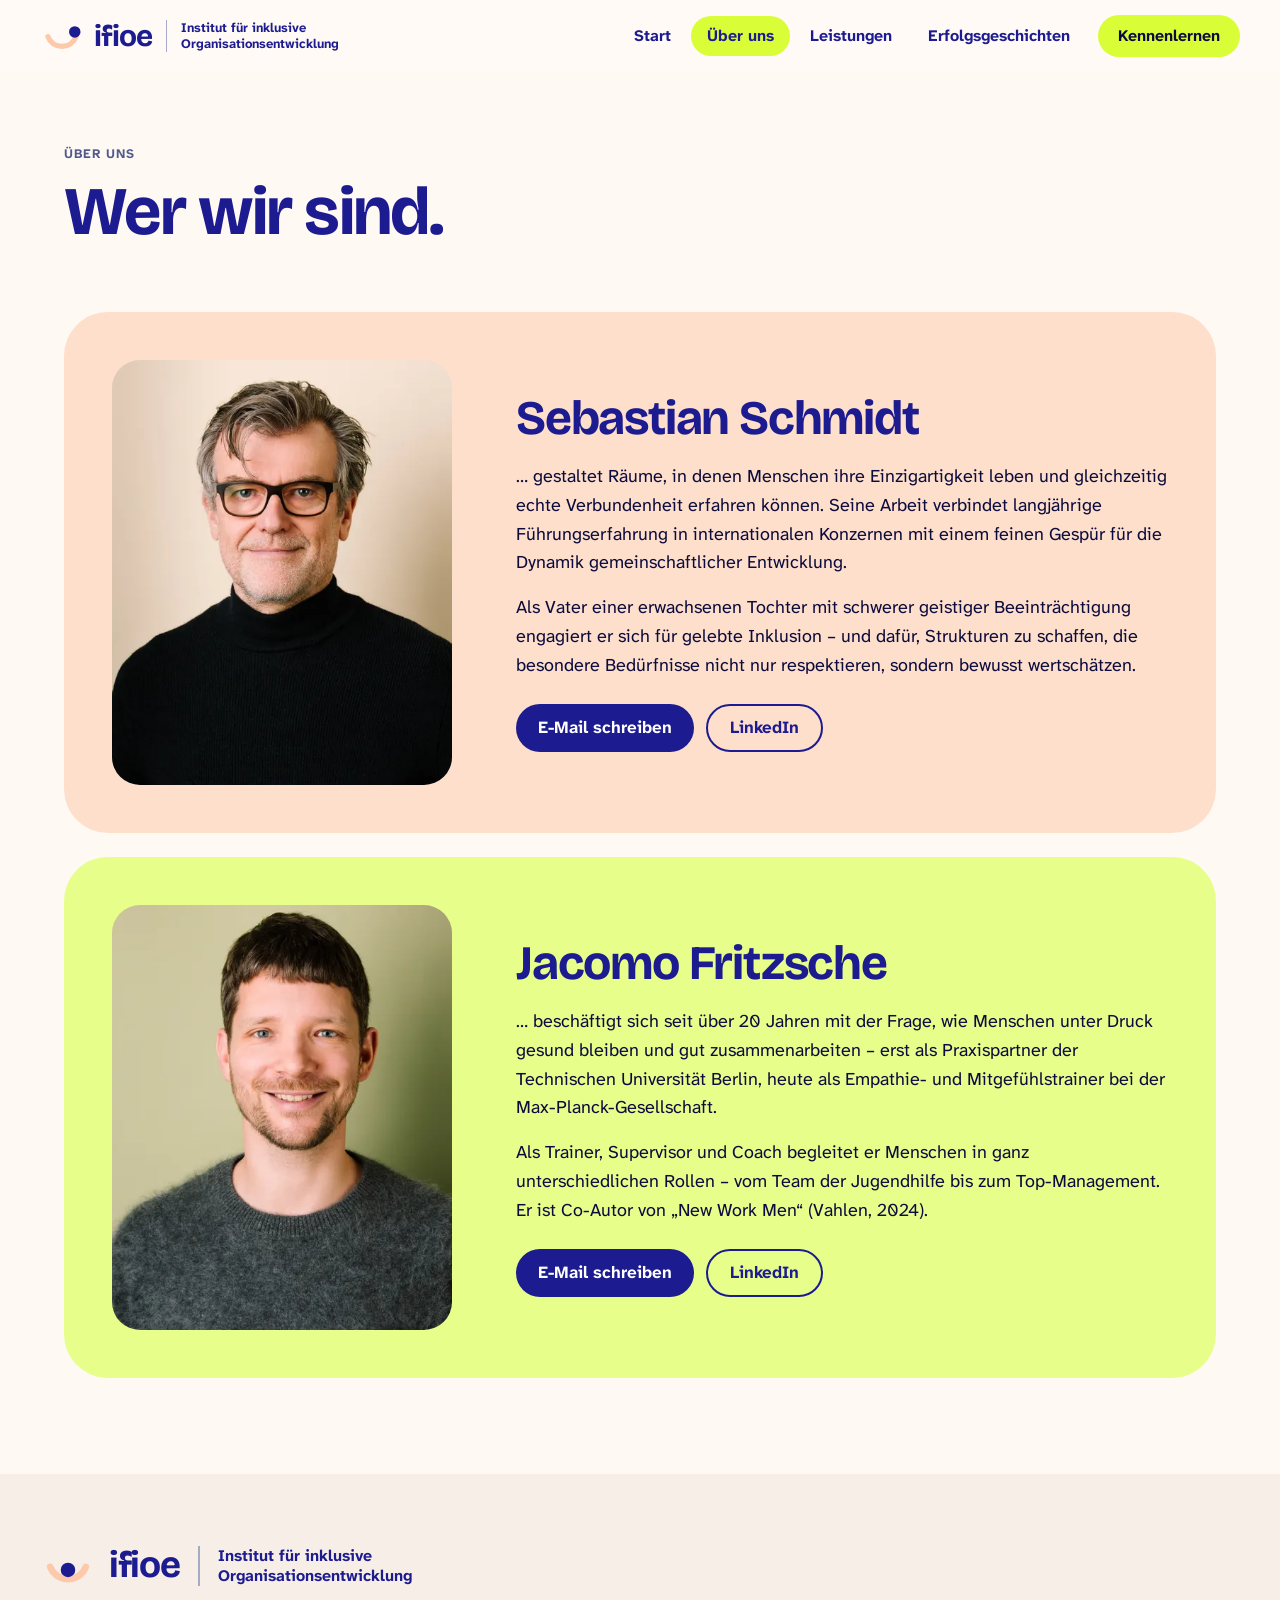
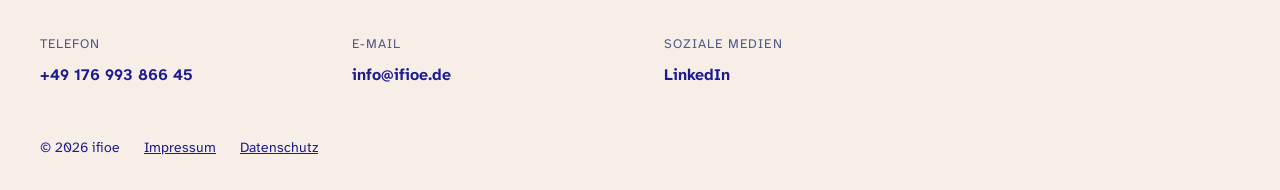
<file: ueber-uns.html>
<!DOCTYPE html>
<html lang="de">
<head>
<meta charset="utf-8">
<meta name="viewport" content="width=device-width, initial-scale=1, viewport-fit=cover">
<title>Über uns – ifioe</title>
<meta name="description" content="Sebastian Schmidt und Jacomo Fritzsche: zwei Generationen, zwei Zugänge – ein Team für inklusive Organisationsentwicklung.">
<link rel="canonical" href="https://ifioe.de/ueber-uns.html">
<meta name="theme-color" content="#FFF9F4">
<meta property="og:type" content="website">
<meta property="og:locale" content="de_DE">
<meta property="og:site_name" content="ifioe – Institut für inklusive Organisationsentwicklung">
<meta property="og:title" content="Über uns – ifioe">
<meta property="og:description" content="Sebastian Schmidt und Jacomo Fritzsche: zwei Generationen, zwei Zugänge – ein Team für inklusive Organisationsentwicklung.">
<meta property="og:url" content="https://ifioe.de/ueber-uns.html">
<meta property="og:image" content="https://ifioe.de/og-bild.jpg">
<meta property="og:image:width" content="1200">
<meta property="og:image:height" content="630">
<meta name="twitter:card" content="summary_large_image">
<link rel="icon" href="favicon.svg" type="image/svg+xml">
<link rel="icon" href="favicon-32.png" sizes="32x32" type="image/png">
<link rel="apple-touch-icon" href="apple-touch-icon.png">
<link rel="preload" href="fonts/bricolage-grotesque.woff2" as="font" type="font/woff2" crossorigin>
<link rel="preload" href="fonts/atkinson-hyperlegible-next.woff2" as="font" type="font/woff2" crossorigin>
<link rel="stylesheet" href="css/style.css">
<script>document.documentElement.className+=" js"</script>
<script src="js/main.js" defer></script>
</head>
<body>
<a class="skip" href="#inhalt">Zum Inhalt springen</a>
<div class="site-head">
<header class="site-head__bar">
<a class="brand" href="index.html" aria-label="ifioe – Institut für inklusive Organisationsentwicklung, zur Startseite"><span class="brand__mark"><svg width="44" height="44" viewBox="0 0 100 100" aria-hidden="true" focusable="false" data-logo-anim><path d="M18.2 51.6 A34 34 0 0 0 81.8 51.6" fill="none" stroke="#FCCAAB" stroke-width="12" stroke-linecap="round"/><circle class="ball" cx="50" cy="57" r="13" fill="#1C1B90"/></svg><span class="brand__word">ifioe</span></span><span class="brand__name"><span>Institut für inklusive</span><span>Organisationsentwicklung</span></span></a>
<nav class="nav" aria-label="Hauptmenü"><a href="index.html">Start</a><a href="ueber-uns.html" aria-current="page">Über uns</a><a href="leistungen.html">Leistungen</a><a href="erfolgsgeschichten.html">Erfolgsgeschichten</a><a class="nav__cta" href="https://calendly.com/jacomofritzsche/ifioe-kennenlerngespraech" target="_blank" rel="noopener">Kennenlernen</a></nav>
<button type="button" class="menu-btn" aria-expanded="false" aria-controls="mobilmenue" aria-label="Menü öffnen"><svg class="i-open" width="22" height="22" viewBox="0 0 24 24" aria-hidden="true"><path d="M4 7h16M4 12h16M4 17h16" stroke="#fff" stroke-width="2.4" stroke-linecap="round"/></svg><svg class="i-close" style="display:none" width="22" height="22" viewBox="0 0 24 24" aria-hidden="true"><path d="M6 6l12 12M18 6L6 18" stroke="#fff" stroke-width="2.4" stroke-linecap="round"/></svg></button>
</header>
<nav class="mnav" id="mobilmenue" aria-label="Mobiles Menü"><a href="index.html">Start</a><a href="ueber-uns.html" aria-current="page">Über uns</a><a href="leistungen.html">Leistungen</a><a href="erfolgsgeschichten.html">Erfolgsgeschichten</a><a href="kontakt.html">Kontakt</a><a class="btn btn--lime" href="https://calendly.com/jacomofritzsche/ifioe-kennenlerngespraech" target="_blank" rel="noopener">Kennenlernen</a></nav>
</div>
<main id="inhalt">
<section class="wrap page-intro stack g12"><div class="eyebrow">Über uns</div><h1 class="h1">Wer wir sind.</h1></section><div class="wrap people"><article class="person" style="background:#FDDFCB">
<picture><source type="image/webp" srcset="bilder/team/sebastian-480.webp 480w, bilder/team/sebastian-800.webp 800w" sizes="(max-width: 599px) 90vw, 340px"><img src="bilder/team/sebastian-480.jpg" srcset="bilder/team/sebastian-480.jpg 480w, bilder/team/sebastian-800.jpg 800w" sizes="(max-width: 599px) 90vw, 340px" width="800" height="1000" alt="Sebastian Schmidt" loading="lazy" decoding="async"></picture>
<div class="person__text"><h2 class="h2">Sebastian Schmidt</h2><p>… gestaltet Räume, in denen Menschen ihre Einzigartigkeit leben und gleichzeitig echte Verbundenheit erfahren können. Seine Arbeit verbindet langjährige Führungserfahrung in internationalen Konzernen mit einem feinen Gespür für die Dynamik gemeinschaftlicher Entwicklung.</p><p>Als Vater einer erwachsenen Tochter mit schwerer geistiger Beeinträchtigung engagiert er sich für gelebte Inklusion – und dafür, Strukturen zu schaffen, die besondere Bedürfnisse nicht nur respektieren, sondern bewusst wertschätzen.</p>
<div class="btn-row" style="margin-top:8px"><a class="btn btn--navy btn--sm" href="mailto:schmidt@ifioe.de">E-Mail schreiben</a><a class="btn btn--outline btn--sm" href="https://www.linkedin.com/in/sebschmi/" target="_blank" rel="noopener">LinkedIn</a></div></div></article><article class="person" style="background:#E8FE8A">
<picture><source type="image/webp" srcset="bilder/team/jacomo-480.webp 480w, bilder/team/jacomo-800.webp 800w" sizes="(max-width: 599px) 90vw, 340px"><img src="bilder/team/jacomo-480.jpg" srcset="bilder/team/jacomo-480.jpg 480w, bilder/team/jacomo-800.jpg 800w" sizes="(max-width: 599px) 90vw, 340px" width="800" height="1000" alt="Jacomo Fritzsche" loading="lazy" decoding="async"></picture>
<div class="person__text"><h2 class="h2">Jacomo Fritzsche</h2><p>… beschäftigt sich seit über 20 Jahren mit der Frage, wie Menschen unter Druck gesund bleiben und gut zusammenarbeiten – erst als Praxispartner der Technischen Universität Berlin, heute als Empathie- und Mitgefühlstrainer bei der Max-Planck-Gesellschaft.</p><p>Als Trainer, Supervisor und Coach begleitet er Menschen in ganz unterschiedlichen Rollen – vom Team der Jugendhilfe bis zum Top-Management. Er ist Co-Autor von „New Work Men“ (Vahlen, 2024).</p>
<div class="btn-row" style="margin-top:8px"><a class="btn btn--navy btn--sm" href="mailto:fritzsche@ifioe.de">E-Mail schreiben</a><a class="btn btn--outline btn--sm" href="https://www.linkedin.com/in/jacomo-fritzsche-546955143/" target="_blank" rel="noopener">LinkedIn</a></div></div></article></div></main>
<footer class="site-foot">
<div class="site-foot__grid">
<div class="site-foot__brand" role="img" aria-label="ifioe – Institut für inklusive Organisationsentwicklung"><span class="brand__mark"><svg width="56" height="56" viewBox="0 0 100 100" aria-hidden="true" focusable="false"><path d="M18.2 51.6 A34 34 0 0 0 81.8 51.6" fill="none" stroke="#FCCAAB" stroke-width="12" stroke-linecap="round"/><circle class="ball" cx="50" cy="57" r="13" fill="#1C1B90"/></svg><span class="brand__word">ifioe</span></span><span class="brand__name"><span>Institut für inklusive</span><span>Organisationsentwicklung</span></span></div>
<div class="site-foot__col"><div class="k">Telefon</div><a href="tel:+4917699386645">+49 176 993 866 45</a></div>
<div class="site-foot__col"><div class="k">E-Mail</div><a href="mailto:info@ifioe.de">info@ifioe.de</a></div>
<div class="site-foot__col"><div class="k">Soziale Medien</div><a href="https://www.linkedin.com/company/103251415/" target="_blank" rel="noopener">LinkedIn</a></div>
</div>
<div class="site-foot__legal"><span>© 2026 ifioe</span><a href="impressum.html">Impressum</a><a href="impressum.html#datenschutz">Datenschutz</a></div>
</footer>
</body>
</html>
</file>
<file: css/style.css>
/* ifioe – Institut für inklusive Organisationsentwicklung */

@font-face{font-family:"Bricolage Grotesque";src:url("../fonts/bricolage-grotesque.woff2") format("woff2");font-weight:400 800;font-style:normal;font-display:swap}
@font-face{font-family:"Atkinson Hyperlegible Next";src:url("../fonts/atkinson-hyperlegible-next.woff2") format("woff2");font-weight:400 700;font-style:normal;font-display:swap}

:root{
  --ifi-peach:#FCCAAB;--ifi-lime:#D9FE37;--ifi-slate:#525A8C;--ifi-pink:#F07DFF;--ifi-navy:#1C1B90;
  --navy-100:#E6E6F7;--navy-300:#8E8DD6;--navy-500:#1C1B90;--navy-700:#14136A;--navy-900:#0C0B3D;
  --slate-100:#E9EAF2;--slate-300:#A5AAC9;--slate-500:#525A8C;--slate-700:#3A4068;--slate-900:#21253D;
  --peach-100:#FFF3EB;--peach-300:#FDDFCB;--peach-500:#FCCAAB;--peach-700:#D9875A;--peach-900:#8A4A28;
  --lime-100:#F7FFD6;--lime-300:#E8FE8A;--lime-500:#D9FE37;--lime-700:#9DBA14;--lime-900:#4F5E08;
  --pink-100:#FDEBFF;--pink-300:#F6B5FF;--pink-500:#F07DFF;--pink-700:#B63DC6;--pink-900:#6A1D75;
  --neutral-50:#FFF9F4;--neutral-100:#F6EEE7;--neutral-200:#E7DCD3;--neutral-500:#8A8799;--neutral-700:#5B5A75;--neutral-900:#15143A;
  --font-display:"Bricolage Grotesque","Atkinson Hyperlegible Next",system-ui,sans-serif;
  --font-body:"Atkinson Hyperlegible Next",system-ui,sans-serif;
  --shadow-md:0 4px 12px rgba(21,20,58,.07),0 12px 32px rgba(21,20,58,.07);
  --ease-out:cubic-bezier(.22,1,.36,1);--ease-soft:cubic-bezier(.45,0,.2,1);
  --gutter:24px;
}
*,*::before,*::after{box-sizing:border-box}
html{-webkit-text-size-adjust:100%;text-size-adjust:100%;scroll-behavior:smooth}
body{margin:0;font-family:var(--font-body);font-size:18px;line-height:1.6;color:#15143A;background:#FFF9F4;overflow-x:hidden}
img{max-width:100%;height:auto;display:block}
a{color:#1C1B90}a:hover{color:#14136A}
:focus-visible{outline:3px solid #F07DFF;outline-offset:3px}
::selection{background:#D9FE37;color:#0C0B3D}
h1,h2,h3{margin:0}
p{margin:0}
.skip{position:absolute;left:-9999px;top:8px;z-index:100;background:#D9FE37;color:#0C0B3D;padding:10px 16px;border-radius:999px;font-weight:700}
.skip:focus{left:8px}

.wrap{max-width:1200px;margin:0 auto;padding-left:var(--gutter);padding-right:var(--gutter)}
.eyebrow{font-size:13px;font-weight:700;letter-spacing:.08em;text-transform:uppercase;color:#525A8C}
.eyebrow--light{color:#8E8DD6}
.h1{font-family:var(--font-display);font-weight:700;font-size:clamp(32px,6vw,68px);hyphens:auto;-webkit-hyphens:auto;overflow-wrap:break-word;line-height:1.04;letter-spacing:-0.025em;color:#1C1B90;text-wrap:balance}
.h2{font-family:var(--font-display);font-weight:700;font-size:clamp(28px,4.4vw,48px);overflow-wrap:break-word;line-height:1.12;letter-spacing:-0.025em;color:#1C1B90;text-wrap:balance}
.stack{display:flex;flex-direction:column}
.nw{white-space:nowrap}
.g12{gap:12px}.g16{gap:16px}

/* Buttons */
.btn{display:inline-flex;align-items:center;justify-content:center;height:58px;padding:0 30px;border-radius:999px;font-weight:700;font-size:19px;line-height:1;text-decoration:none;white-space:nowrap;transition:background 150ms var(--ease-out),transform 150ms var(--ease-out)}
.btn:active{transform:scale(.97)}
.btn--lime{background:#D9FE37;color:#0C0B3D}.btn--lime:hover{background:#E8FE8A;color:#0C0B3D}
.btn--white{background:#fff;color:#1C1B90}.btn--white:hover{background:#FFF3EB;color:#1C1B90}
.btn--ghost-light{border:2px solid #fff;color:#fff}.btn--ghost-light:hover{background:#14136A;color:#fff}
.btn--navy{background:#1C1B90;color:#fff}.btn--navy:hover{background:#14136A;color:#fff}
.btn--outline{border:2px solid #1C1B90;color:#1C1B90}.btn--outline:hover{background:#E6E6F7;color:#1C1B90}
.btn--sm{height:48px;padding:0 22px;font-size:17px}
.btn--xs{height:40px;padding:0 16px;font-size:15px}
.btn-row{display:flex;gap:12px;flex-wrap:wrap}

/* Header */
.site-head{position:sticky;top:0;z-index:30;background:color-mix(in oklab,#FFF9F4 88%,transparent);backdrop-filter:blur(12px);-webkit-backdrop-filter:blur(12px);transition:background 260ms var(--ease-out),box-shadow 260ms var(--ease-out)}
.site-head.is-scrolled,.site-head.menu-open{background:#FFF9F4}
.site-head.menu-open{backdrop-filter:none;-webkit-backdrop-filter:none}
.site-head.is-scrolled{box-shadow:0 1px 0 #E7DCD3}
.site-head__bar{max-width:1248px;margin:0 auto;display:flex;align-items:center;justify-content:space-between;gap:24px;padding:14px 24px}
.brand{display:flex;align-items:center;text-decoration:none;min-width:0;color:#1C1B90}
.brand__mark{display:flex;align-items:center;gap:10px}
.brand__mark svg{display:block;flex:none;overflow:visible}
.brand__word{font-family:var(--font-display);font-weight:700;font-size:30px;line-height:.9;letter-spacing:-0.035em;color:#1C1B90}
.brand__name{margin-left:14px;padding-left:14px;border-left:1.5px solid #A5AAC9;display:flex;flex-direction:column;font-size:13px;font-weight:700;line-height:1.25;color:#1C1B90;white-space:nowrap}
.nav{display:flex;align-items:center;gap:4px}
.nav a{padding:10px 16px;border-radius:999px;font-weight:700;font-size:16px;line-height:1.2;text-decoration:none;white-space:nowrap;color:#1C1B90;transition:background 150ms var(--ease-out)}
.nav a:hover{background:#E9EAF2}
.nav a[aria-current="page"]{background:#D9FE37}
.nav .nav__cta{margin-left:8px;display:inline-flex;align-items:center;height:42px;padding:0 20px;background:#D9FE37;color:#0C0B3D}
.nav .nav__cta:hover{background:#E8FE8A}
.menu-btn{display:none;cursor:pointer;width:48px;height:48px;border-radius:50%;background:#1C1B90;color:#fff;border:0;align-items:center;justify-content:center;flex:none;padding:0}
.menu-btn svg{display:block}
.mnav{display:none;position:fixed;left:0;right:0;top:76px;bottom:0;background:#FFF9F4;padding:24px;flex-direction:column;gap:8px;overflow:auto}
.site-head.menu-open .mnav{display:flex}
.mnav a{padding:18px 0;border-bottom:1px solid #E7DCD3;font-family:var(--font-display);font-weight:700;font-size:32px;line-height:1.1;letter-spacing:-0.02em;color:#1C1B90;text-decoration:none}
.mnav a[aria-current="page"]{color:#0C0B3D;text-decoration:underline;text-decoration-color:#D9FE37;text-decoration-thickness:6px;text-underline-offset:6px}
.mnav .btn{margin-top:24px;align-self:flex-start;border-bottom:0;padding:0 30px;font-family:var(--font-body);font-size:19px;letter-spacing:0}
@media (max-width:999px){.brand__name{display:none}}
@media (max-width:759px){
  .nav{display:none}.menu-btn{display:flex}
  .brand__name{display:flex}
}
@media (max-width:399px){.brand__name{display:none}}
body.no-scroll{overflow:hidden}

/* Gradient (Hero, Kontakt) */
.mix{position:relative;overflow:hidden;isolation:isolate;background:var(--mix-base)}
.mix__blobs{position:absolute;inset:0;z-index:0}
.mix__blob{position:absolute;border-radius:50%;filter:blur(70px);opacity:.95;animation:var(--a) var(--d) var(--ease-soft) infinite}
.mix__blob:nth-child(1){width:60%;height:120%;left:-10%;top:-30%;background:var(--c1);--a:ifi-drift-a;--d:22s}
.mix__blob:nth-child(2){width:50%;height:100%;left:48%;top:20%;background:var(--c2);--a:ifi-drift-b;--d:22s}
.mix__blob:nth-child(3){width:45%;height:90%;left:22%;top:45%;background:var(--c3);--a:ifi-drift-c;--d:17.6s}
.mix__blob:nth-child(4){width:40%;height:80%;left:72%;top:-30%;background:var(--c4);--a:ifi-drift-d;--d:26.4s}
.mix__cursor{position:absolute;width:38%;aspect-ratio:1;left:70%;top:40%;transform:translate(-50%,-50%);border-radius:50%;background:var(--c1);filter:blur(70px);opacity:0;transition:left 1.2s var(--ease-out),top 1.2s var(--ease-out),opacity .8s}
.mix.is-hover .mix__cursor{opacity:.85}
.mix__grain{position:absolute;inset:0;opacity:.18;mix-blend-mode:overlay;background-image:url("data:image/svg+xml;utf8,<svg xmlns='http://www.w3.org/2000/svg' width='160' height='160'><filter id='n'><feTurbulence type='fractalNoise' baseFrequency='.9' numOctaves='2'/></filter><rect width='100%' height='100%' filter='url(%23n)'/></svg>")}
.mix__content{position:relative;z-index:1;height:100%}
.mix--brand{--mix-base:#1C1B90;--c1:#F07DFF;--c2:#D9FE37;--c3:#FCCAAB;--c4:#525A8C}
.mix--warm{--mix-base:#FCCAAB;--c1:#F07DFF;--c2:#D9FE37;--c3:#fff;--c4:#F6B5FF}
/* Auf kleinen Bildschirmen: weniger Unschärfe = flüssiger */
@media (max-width:759px){.mix__blob,.mix__cursor{filter:blur(48px)}}

@keyframes ifi-drift-a{0%{transform:translate(0,0) scale(1)}33%{transform:translate(18%,12%) scale(1.15)}66%{transform:translate(-8%,22%) scale(.9)}100%{transform:translate(0,0) scale(1)}}
@keyframes ifi-drift-b{0%{transform:translate(0,0) scale(1)}33%{transform:translate(-20%,-10%) scale(.9)}66%{transform:translate(10%,-18%) scale(1.2)}100%{transform:translate(0,0) scale(1)}}
@keyframes ifi-drift-c{0%{transform:translate(0,0) scale(1.1)}50%{transform:translate(-16%,14%) scale(.85)}100%{transform:translate(0,0) scale(1.1)}}
@keyframes ifi-drift-d{0%{transform:translate(0,0) rotate(0)}50%{transform:translate(14%,-16%) rotate(40deg)}100%{transform:translate(0,0) rotate(0)}}
@keyframes ifi-blink{0%{opacity:1}50%{opacity:0}}
@keyframes ifi-marquee{from{transform:translateX(0)}to{transform:translateX(-50%)}}
@keyframes ifi-pole{from{left:8%}to{left:92%}}

/* Hero */
.hero__inner{min-height:620px;max-width:1248px;margin:0 auto;padding:clamp(40px,7vw,96px) clamp(24px,5vw,72px);display:flex;flex-direction:column;justify-content:center;align-items:center;text-align:center;gap:28px}
.hero h1{margin:0 auto;max-width:1000px;font-family:var(--font-display);font-weight:700;font-size:clamp(48px,7vw,96px);line-height:1.02;letter-spacing:-0.025em;color:#0C0B3D;text-wrap:balance}
.hero__sub{margin:0 auto;max-width:640px;font-size:clamp(18px,1.8vw,21px);line-height:1.5;color:#0C0B3D;font-weight:500;text-wrap:pretty}
.hero .btn-row{justify-content:center}
.assemble span{display:inline-block;transition:transform 2.4s cubic-bezier(.22,1,.36,1),opacity 1.4s ease}
.js .assemble:not(.is-on) span{opacity:0}
.js .assemble:not(.is-on) span.from-left{transform:translateX(-60vw)}
.js .assemble:not(.is-on) span.from-right{transform:translateX(60vw)}
.assemble span:nth-child(2){transition-delay:.2s}.assemble span:nth-child(3){transition-delay:.4s}
@media (max-width:479px){.hero__inner{min-height:540px}.hero .btn{height:54px;padding:0 24px;font-size:17px;width:100%}.hero .btn-row{width:100%;flex-direction:column}}

/* Logos */
.logos{display:flex;flex-direction:column;gap:8px;padding:28px 0 0}
.logos--page{padding:96px 0}
.logos .eyebrow{text-align:center}
.logos--page .eyebrow{text-align:left}
.marquee{overflow:hidden;padding:8px 0;-webkit-mask-image:linear-gradient(90deg,transparent,#000 6%,#000 94%,transparent);mask-image:linear-gradient(90deg,transparent,#000 6%,#000 94%,transparent)}
.marquee__track{display:flex;width:max-content;animation:ifi-marquee 75s linear infinite;will-change:transform}
.marquee__item{flex:none;width:240px;height:76px;display:flex;align-items:center;justify-content:center}
.marquee__item img{object-fit:contain}
@media (max-width:759px){.marquee__item{width:180px;height:64px}.marquee__item img{transform:scale(.8)}}

/* Methode */
.method{margin-top:36px;color:#fff;background:radial-gradient(ellipse 75% 95% at 88% 5%,#4544CC 0%,transparent 62%),radial-gradient(ellipse 65% 85% at 5% 100%,#3B3AC0 0%,transparent 58%),linear-gradient(160deg,#1C1B90 0%,#14136A 100%)}
.method__inner{padding-top:clamp(64px,8vw,112px);padding-bottom:clamp(64px,8vw,112px);display:flex;flex-direction:column;gap:28px}
.method .h2{color:#fff}
.method__text{margin:0 0 48px;max-width:1040px;font-family:var(--font-display);font-weight:500;font-size:clamp(20px,2.2vw,28px);line-height:1.4;letter-spacing:-0.01em;color:#fff;text-wrap:pretty}
.tw{position:relative;display:block}
.tw__ghost{visibility:hidden}
.tw__live{position:absolute;inset:0}
.tw__cursor{display:inline-block;width:.08em;height:1em;margin-left:.06em;vertical-align:-0.12em;background:#D9FE37;animation:ifi-blink 1s steps(1) infinite}
.poles__head{padding-bottom:20px}
.pole{display:grid;grid-template-columns:minmax(0,1fr) minmax(80px,1.3fr) minmax(0,1fr);grid-template-areas:"l t r";align-items:center;gap:20px;padding:18px 0;border-top:1px solid rgba(255,255,255,.18)}
.pole__l,.pole__r{font-family:var(--font-display);font-weight:700;font-size:clamp(18px,2.2vw,26px);line-height:1.15;letter-spacing:-0.015em;color:#fff}
.pole__l{grid-area:l;text-align:right}.pole__r{grid-area:r}
.track{grid-area:t;position:relative;height:28px;width:100%;min-width:80px}
.track__line{position:absolute;left:0;right:0;top:13px;height:2px;background:repeating-linear-gradient(90deg,#A5AAC9 0 4px,transparent 4px 10px)}
.track__end{position:absolute;top:8px;width:12px;height:12px;border-radius:50%}
.track__end--l{left:0;background:#fff}.track__end--r{right:0;background:#F07DFF}
.track__run{position:absolute;inset:0}
.track.is-visible .track__dot{animation-play-state:running}
.track__dot{position:absolute;left:50%;top:2px;animation:ifi-pole 3.49s ease-in-out infinite alternate;animation-play-state:paused;animation-delay:inherit;width:24px;height:24px;border-radius:50%;background:#D9FE37;box-shadow:0 0 0 3px #1C1B90;transform:translateX(-50%)}
@media (max-width:599px){
  .pole{grid-template-columns:1fr 1fr;grid-template-areas:"l r" "t t";gap:12px 16px}
  .pole__l{text-align:left}.pole__r{text-align:right}
}

/* Leistungen-Kacheln */
.services{padding-top:96px;display:flex;flex-direction:column;gap:48px}
.cards{display:grid;grid-template-columns:repeat(auto-fit,minmax(min(100%,250px),1fr));gap:24px}
.card{display:flex;flex-direction:column;border-radius:28px;overflow:hidden;text-decoration:none;transition:transform 260ms var(--ease-out),box-shadow 260ms var(--ease-out)}
.card:hover{transform:translateY(-3px);box-shadow:var(--shadow-md)}
.card__icon{display:flex;align-items:center;justify-content:center;padding:28px 24px 0}
.card__body{padding:24px 32px 32px;display:flex;flex-direction:column;gap:12px;flex:1}
.card__n{font-size:13px;font-weight:700;letter-spacing:.08em;text-transform:uppercase;opacity:.8}
.card__title{font-family:var(--font-display);font-weight:700;font-size:28px;line-height:1.12;letter-spacing:-0.02em;hyphens:manual}
.card__text{font-size:17px;line-height:1.55;text-wrap:pretty}
.card__more{margin-top:auto;padding-top:12px;font-weight:700;font-size:16px}

/* Isometrische Icons */
.iso{position:relative;flex:none;display:flex;align-items:center;justify-content:center}
.iso__frame{position:absolute;inset:4%;border:3px solid;border-radius:58% 42% 55% 45% / 42% 58% 45% 55%;background:color-mix(in oklab,#fff 70%,transparent)}
.iso__stage{position:relative;flex:none;transform-origin:center}
.iso__group{position:absolute;inset:0}
.iso__layer{position:absolute}

/* Team (Start) */
.team{margin-top:96px;background:#FCCAAB}
.team__inner{padding-top:clamp(56px,7vw,96px);padding-bottom:clamp(56px,7vw,96px);display:flex;flex-direction:column;gap:40px}
.team__head{display:flex;flex-wrap:wrap;justify-content:space-between;align-items:flex-end;gap:24px}
.team__lead{max-width:620px}
.team__lead p{font-size:18px;line-height:1.6;color:#0C0B3D;text-wrap:pretty}
.team__fig{margin:0;position:relative}
.team__photo{position:relative;border-radius:28px;overflow:hidden;background:#FDDFCB;aspect-ratio:16/9;min-height:420px}
.team__photo img{position:absolute;inset:0;width:100%;height:100%;object-fit:cover;object-position:55% 32%}
.team__who{position:absolute;top:18%;width:min(30%,300px);display:flex;flex-direction:column;gap:6px}
.team__who--l{left:clamp(16px,3vw,48px);text-align:right;align-items:flex-end}
.team__who--r{right:clamp(16px,3vw,48px);text-align:left;align-items:flex-start}
.team__name{display:flex;align-items:center;gap:10px}
.team__who--l .team__name{flex-direction:row-reverse}
.team__name i{width:14px;height:14px;border-radius:50%;flex:none}
.team__name b{font-family:var(--font-display);font-size:clamp(20px,2.2vw,28px);line-height:1.15;letter-spacing:-0.015em;color:#1C1B90}
.team__who span{font-size:clamp(14px,1.35vw,17px);line-height:1.45;color:#15143A;font-weight:500}
.fly{transition:transform 1.6s cubic-bezier(.22,1,.36,1),opacity 1s ease}
.js .fly:not(.is-on){opacity:0}
.js .fly--l:not(.is-on){transform:translateX(-40vw)}
.js .fly--r:not(.is-on){transform:translateX(40vw)}
.fly--r{transition-delay:.2s}
@media (max-width:899px){
  .team__photo{aspect-ratio:4/3;min-height:0}
  .team__photo img{object-position:52% 25%}
  .team__who{position:static;width:auto}
  .team__who--l,.team__who--r{text-align:left;align-items:flex-start}
  .team__who--l .team__name{flex-direction:row}
  .team__people{display:grid;grid-template-columns:repeat(auto-fit,minmax(220px,1fr));gap:20px 32px;margin-top:20px}
  .js .fly:not(.is-on){transform:none;opacity:1}
}
@media (min-width:900px){.team__people{display:contents}}

/* Kundenstimmen */
.quotes{padding-top:96px;padding-bottom:96px;display:flex;flex-direction:column;gap:48px}
.quote-grid{display:grid;grid-template-columns:repeat(auto-fit,minmax(min(100%,320px),1fr));gap:24px;align-items:stretch}
.quote{margin:0;border-radius:44px;padding:48px 40px;display:flex;flex-direction:column;gap:24px;color:#0C0B3D}
.quote__top{display:flex;align-items:flex-start;justify-content:space-between;gap:16px;margin:-40px 0 -8px}
.quote__mark{font-family:var(--font-display);font-weight:800;font-size:88px;line-height:1;color:#1C1B90}
.quote__stars{display:flex;gap:4px;margin-top:44px}
.quote blockquote{margin:0;font-family:var(--font-display);font-weight:500;font-size:22px;line-height:1.35;letter-spacing:-0.01em;text-wrap:pretty}
.quote figcaption{display:flex;align-items:center;gap:16px;margin-top:auto;padding-top:8px;font-size:15px;line-height:1.4}
.quote figcaption img{flex:none;width:72px;height:72px;border-radius:50%;object-fit:cover;border:3px solid #fff;box-shadow:0 0 0 2px #1C1B90}
.quote figcaption b{display:block;font-size:16px}
@media (max-width:479px){.quote{padding:44px 28px 32px;border-radius:32px}.quote blockquote{font-size:20px}}

/* Abschluss-Band */
.cta-band{background:radial-gradient(ellipse 75% 95% at 12% 0%,#4544CC 0%,transparent 62%),radial-gradient(ellipse 65% 85% at 95% 100%,#3B3AC0 0%,transparent 58%),linear-gradient(200deg,#1C1B90 0%,#14136A 100%)}
.cta-band__inner{padding-top:clamp(64px,8vw,112px);padding-bottom:clamp(64px,8vw,112px);display:flex;flex-wrap:wrap;align-items:flex-end;justify-content:space-between;gap:32px}
.cta-band h2{font-family:var(--font-display);font-weight:700;font-size:clamp(40px,6vw,80px);line-height:1.02;letter-spacing:-0.025em;color:#fff}
.cta-band p{font-size:19px;line-height:1.55;color:#E6E6F7}
@media (max-width:479px){.cta-band .btn-row{width:100%;flex-direction:column}.cta-band .btn{width:100%;height:54px;font-size:17px}}

/* Unterseiten */
.page-intro{padding-top:72px;padding-bottom:64px}
@media (max-width:599px){.page-intro{padding-top:48px;padding-bottom:40px}}
.intro-split{display:flex;flex-wrap:wrap;gap:32px 64px}
.intro-split>div{flex:1 1 300px}
.intro-split>p{flex:1.4 1 420px;align-self:end;font-size:21px;line-height:1.6;text-wrap:pretty}
@media (max-width:599px){.intro-split>p{font-size:19px;flex-basis:100%}}

/* Über uns */
.people{padding-bottom:96px;display:flex;flex-direction:column;gap:24px}
.person{display:flex;flex-wrap:wrap;gap:40px 64px;align-items:center;border-radius:44px;padding:clamp(20px,4vw,48px)}
.person picture{flex:0 1 340px;min-width:240px}
.person img{width:100%;aspect-ratio:4/5;object-fit:cover;border-radius:28px}
.person__text{flex:1.4 1 380px;display:flex;flex-direction:column;gap:16px;color:#0C0B3D}
.person__text p{font-size:18px;line-height:1.6;text-wrap:pretty}
@media (max-width:599px){.person{border-radius:32px;gap:24px}.person picture{flex-basis:100%;min-width:0}.person__text{flex-basis:100%}}

/* Leistungen-Detail */
.details{display:flex;flex-direction:column;gap:48px}
.detail{display:flex;flex-wrap:wrap;gap:32px 64px;align-items:center;scroll-margin-top:96px}
.detail__visual{flex:1 1 320px;position:relative;min-height:320px;border-radius:44px;padding:32px 36px;display:flex;flex-direction:column;justify-content:flex-end;overflow:hidden}
.detail__icon{position:absolute;top:20px;right:20px}
.detail__n{position:relative;font-family:var(--font-display);font-weight:700;font-size:120px;line-height:.9;letter-spacing:-0.04em}
.detail__text{flex:1.4 1 420px;display:flex;flex-direction:column;gap:16px;align-items:flex-start}
.detail__text h2{font-family:var(--font-display);font-weight:700;font-size:36px;line-height:1.12;letter-spacing:-0.02em;color:#1C1B90}
.detail__text p{font-size:18px;line-height:1.6;text-wrap:pretty}
.tags{display:flex;gap:8px;flex-wrap:wrap;list-style:none;margin:0;padding:0}
.tags li{display:inline-flex;align-items:center;height:30px;padding:0 14px;border-radius:999px;border:1.5px solid #8E8DD6;color:#1C1B90;font-size:14px;font-weight:700;line-height:1}
@media (max-width:599px){
  .detail__visual{min-height:240px;border-radius:32px;flex-basis:100%}
  .detail__text{flex-basis:100%}
  .detail__n{font-size:96px}
  .detail__icon{top:12px;right:12px;transform:scale(.72);transform-origin:top right}
  .detail__text h2{font-size:30px}
}

/* Erfolgsgeschichten */
.stories{padding-bottom:96px;display:flex;flex-direction:column;gap:96px}
.story{display:flex;flex-wrap:wrap;gap:40px 64px;align-items:flex-start}
.story__aside{flex:1 1 340px;display:flex;flex-direction:column;gap:24px}
.story__aside img{width:100%;aspect-ratio:4/3;object-fit:cover;border-radius:44px}
.story__quote{margin:0;border-radius:44px;padding:40px 36px;display:flex;flex-direction:column;gap:20px;color:#0C0B3D}
.story__quote .quote__mark{margin:-40px 0 -8px}
.story__quote blockquote{margin:0;font-family:var(--font-display);font-weight:500;font-size:22px;line-height:1.35;letter-spacing:-0.01em;text-wrap:pretty}
.story__main{flex:1.4 1 420px;display:flex;flex-direction:column;gap:24px}
.story__main h2{font-family:var(--font-display);font-weight:700;font-size:clamp(28px,3.6vw,40px);line-height:1.12;letter-spacing:-0.025em;color:#1C1B90;text-wrap:balance}
.steps{list-style:none;margin:0;padding:0;display:flex;flex-direction:column}
.step{display:grid;grid-template-columns:48px minmax(0,1fr);gap:20px}
.step__rail{display:flex;flex-direction:column;align-items:center}
.step__n{flex:none;width:48px;height:48px;border-radius:50%;display:flex;align-items:center;justify-content:center;font-family:var(--font-display);font-weight:700;font-size:20px;line-height:1}
.step__line{flex:1;width:2px;min-height:16px;background:#E7DCD3}
.step:last-child .step__line{background:transparent}
.step__body{display:flex;flex-direction:column;gap:6px;padding:10px 0 28px}
.step__body h3{font-family:var(--font-display);font-weight:700;font-size:21px;line-height:1.2;letter-spacing:-0.01em;color:#1C1B90}
.step__body p{font-size:17px;line-height:1.6;text-wrap:pretty}
@media (max-width:599px){
  .stories{gap:72px}
  .story__aside,.story__main{flex-basis:100%}
  .story__aside img,.story__quote{border-radius:32px}
  .story__quote{padding:40px 28px 28px}
  .story__quote blockquote{font-size:20px}
  .step{grid-template-columns:40px minmax(0,1fr);gap:16px}
  .step__n{width:40px;height:40px;font-size:18px}
}

/* Kontakt */
.contact{max-width:1248px;margin:0 auto;padding:24px 12px 96px;display:flex;flex-wrap:wrap;gap:24px;align-items:stretch}
.contact__hero{flex:1 1 380px;min-height:560px;display:flex;flex-direction:column;border-radius:44px}
.contact__hero .mix__content{flex:1;min-height:560px;padding:clamp(32px,5vw,56px);display:flex;flex-direction:column;justify-content:space-between;gap:40px;color:#0C0B3D}
.contact__hero h1{font-family:var(--font-display);font-weight:700;font-size:clamp(40px,5.6vw,68px);line-height:1.04;letter-spacing:-0.025em;color:#0C0B3D}
.contact__hero p{font-size:19px;line-height:1.55;max-width:420px}
.contact__hero p.small{font-size:17px}
.contact__side{flex:1 1 420px;display:flex;flex-direction:column;gap:16px;min-width:0}
.tile{border-radius:28px;padding:28px 32px;display:flex;flex-direction:column;gap:10px;color:#0C0B3D;min-width:0}
.tile__k{font-size:13px;font-weight:700;letter-spacing:.08em;text-transform:uppercase}
.tile__v{font-family:var(--font-display);font-weight:700;font-size:28px;line-height:1.12;letter-spacing:-0.02em}
.tile__v--sm{font-size:22px;overflow-wrap:anywhere}
.tile__v a{color:#0C0B3D;text-decoration:none}
.tile p{font-size:17px;line-height:1.5}
.tile .btn{align-self:flex-start}
.tile-row{display:flex;flex-wrap:wrap;gap:16px}
.tile-row>.tile{flex:1 1 180px}
.direct{background:#fff;border:1px solid #E7DCD3;border-radius:28px;padding:20px 32px 8px}
.direct .eyebrow{padding-bottom:8px}
.direct__p{display:flex;flex-direction:column;gap:4px;padding:16px 0;border-top:1px solid #E7DCD3}
.direct__p>span{font-weight:700;font-size:17px;color:#15143A}
.direct__p div{display:flex;gap:16px;flex-wrap:wrap;font-size:16px}
.direct__p a{font-weight:700}
@media (max-width:599px){
  .contact{padding:16px 12px 72px}
  .contact__hero,.contact__hero .mix__content{flex:1;min-height:440px}
  .contact__hero{border-radius:32px}
  .tile{padding:24px}
  .direct{padding:16px 24px 4px}
}

/* Impressum */
.legal{max-width:820px;margin:0 auto;padding:72px 24px 96px;display:flex;flex-direction:column;gap:32px}
.legal section{display:flex;flex-direction:column;gap:8px;padding-top:24px;border-top:1px solid #E7DCD3}
.legal h2{font-family:var(--font-display);font-weight:700;font-size:24px;line-height:1.2;letter-spacing:-0.01em;color:#1C1B90}
.legal p{font-size:16px;line-height:1.6;white-space:pre-line;text-wrap:pretty;color:#15143A;overflow-wrap:anywhere}
@media (max-width:599px){.legal{padding-top:48px}}

/* Footer */
.site-foot{background:#F6EEE7;color:#1C1B90;padding:64px 24px 32px;font-size:16px}
.site-foot__grid{max-width:1200px;margin:0 auto;display:grid;grid-template-columns:repeat(auto-fit,minmax(220px,1fr));gap:40px 48px;align-items:start}
.site-foot__brand{grid-column:1/-1;display:flex;flex-wrap:wrap;align-items:center;gap:12px 0}
.site-foot__brand .brand__word{font-size:37px}
.site-foot__brand .brand__mark{gap:13px}
.site-foot__brand .brand__name{display:flex;margin-left:18px;padding-left:18px;border-left-width:2px;font-size:16px}
.site-foot__col{display:flex;flex-direction:column;gap:8px}
.site-foot__col .k{font-size:13px;letter-spacing:.08em;text-transform:uppercase;color:#525A8C}
.site-foot__col a{color:#1C1B90;text-decoration:none;font-weight:700}
.site-foot__legal{max-width:1200px;margin:48px auto 0;display:flex;gap:24px;flex-wrap:wrap;font-size:14px}
.site-foot__legal a{color:inherit}
@media (max-width:459px){.site-foot__brand .brand__name{margin-left:0;padding-left:0;border-left:0;flex-basis:100%;font-size:15px}}

/* 404 */
.notfound{padding:120px 24px;text-align:center;display:flex;flex-direction:column;gap:24px;align-items:center}

@media (prefers-reduced-motion:reduce){
  *,*::before,*::after{animation-duration:.01ms!important;animation-iteration-count:1!important;transition-duration:.01ms!important;transition-delay:0s!important}
  html{scroll-behavior:auto}
  .mix__blob,.marquee__track,.track__run{animation:none!important}
  .track__dot{animation:none!important;left:50%}
}
</file>
